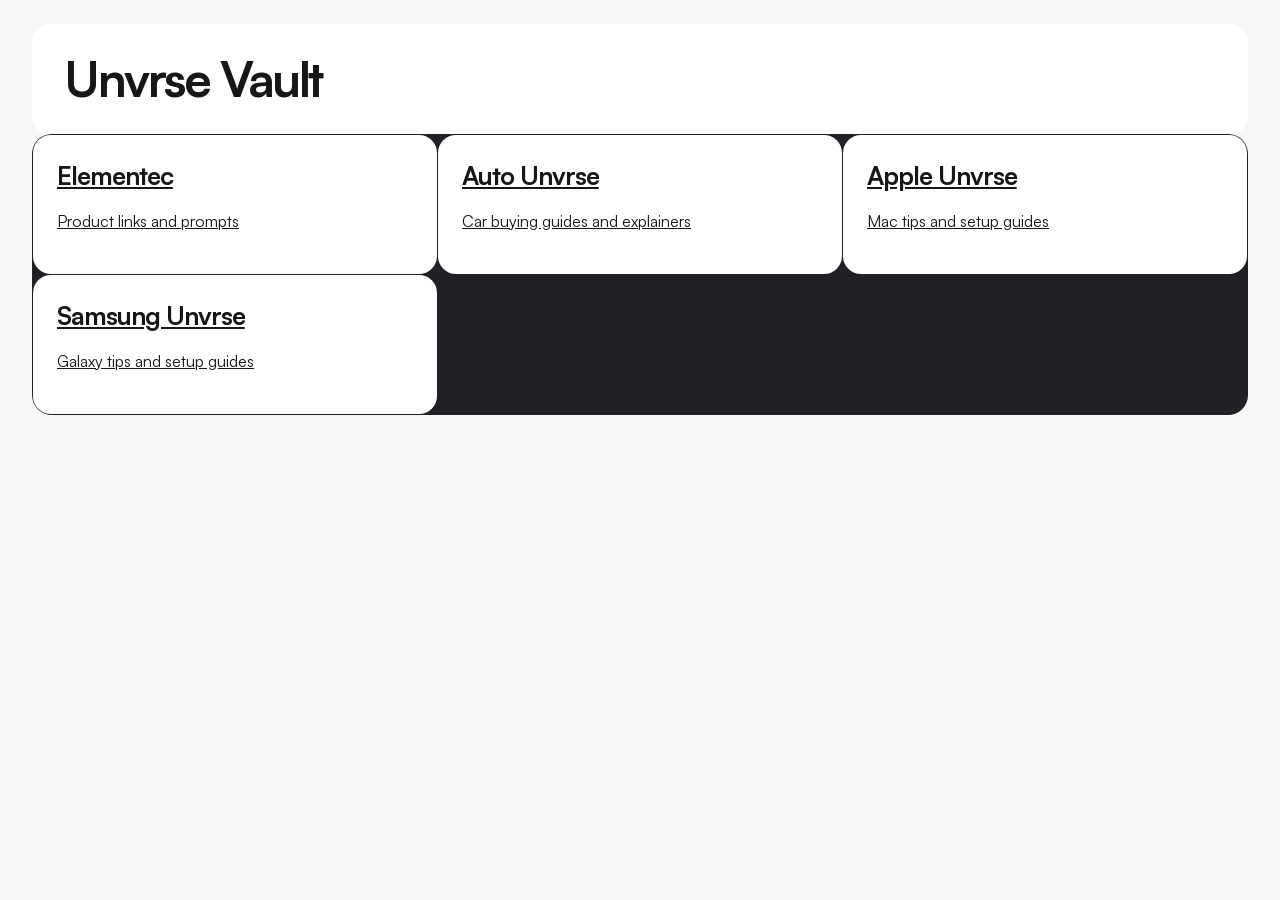
<file: site/index.html>
<!doctype html>
<html lang="en">
<head>
  <meta charset="utf-8">
  <meta name="viewport" content="width=device-width, initial-scale=1">
  <meta name="description" content="Browse the Elementec, Auto Unvrse, Apple Unvrse, and Samsung Unvrse vaults.">
  <title>Unvrse Vault</title>
  <script src="./legacy-root.js"></script>
  <link rel="stylesheet" href="./styles.css?v=reel-folders-1">
</head>
<body>
  <main id="library">
    <section class="intro">
      <div class="intro-copy"><h1>Unvrse Vault</h1></div>
    </section>
    <nav class="grid" aria-label="Vaults">
      <a class="card" href="./elementec/">
        <h2>Elementec</h2>
        <p>Product links and prompts</p>
      </a>
      <a class="card" href="./auto/">
        <h2>Auto Unvrse</h2>
        <p>Car buying guides and explainers</p>
      </a>
      <a class="card" href="./apple/">
        <h2>Apple Unvrse</h2>
        <p>Mac tips and setup guides</p>
      </a>
      <a class="card" href="./samsung/">
        <h2>Samsung Unvrse</h2>
        <p>Galaxy tips and setup guides</p>
      </a>
    </nav>
  </main>
</body>
</html>
</file>
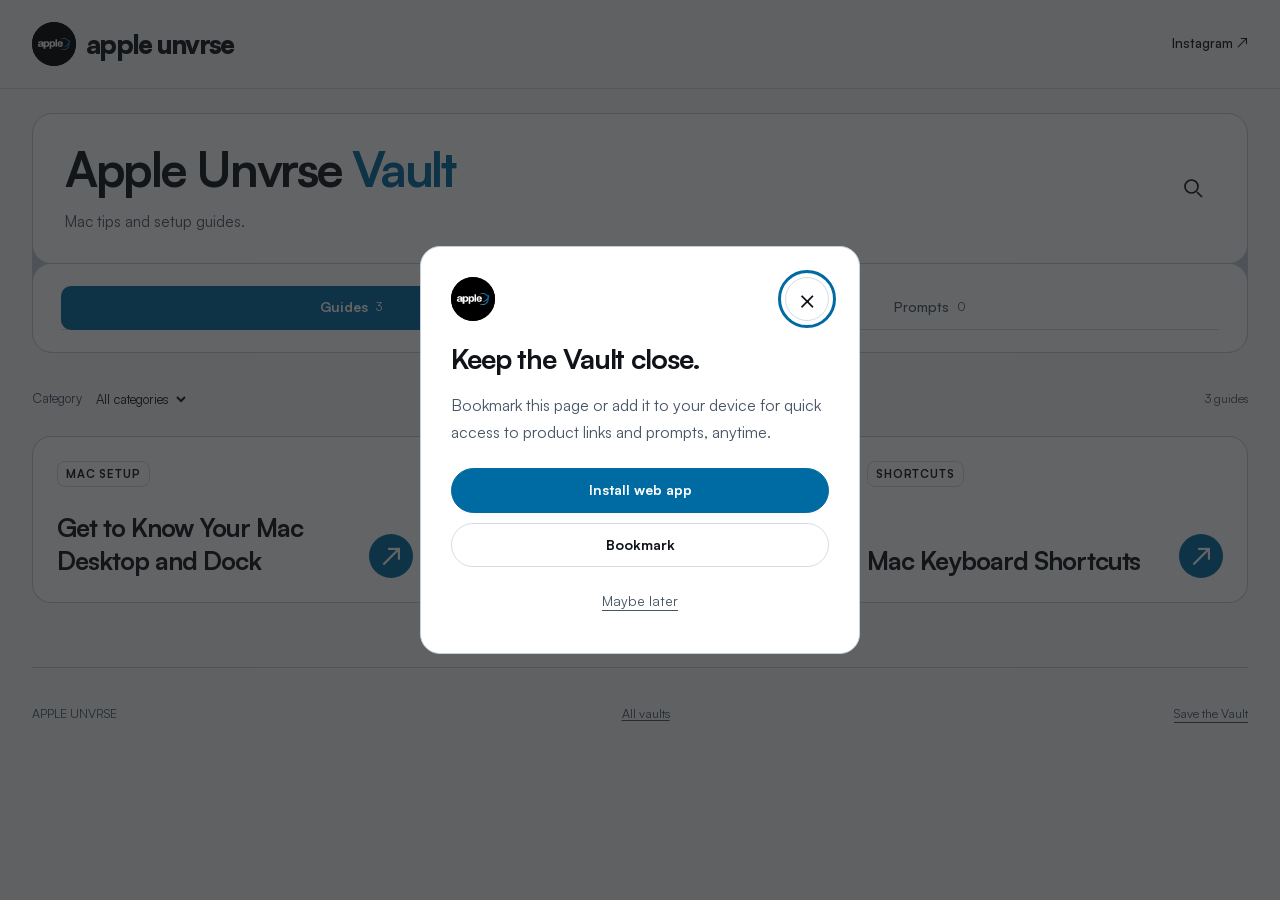
<file: site/apple/index.html>
<!doctype html>
<html lang="en" class="apple-vault">
<head>
  <meta charset="utf-8">
  <meta name="viewport" content="width=device-width, initial-scale=1">
  <meta name="description" content="Mac tips and setup guides curated by Apple Unvrse.">
  <meta name="theme-color" content="#f4f7fa" media="(prefers-color-scheme: light)">
  <meta name="theme-color" content="#101419" media="(prefers-color-scheme: dark)">
  <title>Apple Unvrse Vault</title>
  <link rel="preload" href="../fonts/Satoshi-Variable.woff2" as="font" type="font/woff2" crossorigin>

  <link rel="stylesheet" href="../styles.css?v=reel-folders-1">
  <link rel="icon" href="brand.png" type="image/png">
  <link rel="stylesheet" href="theme.css">
  <script type="module" src="../app.mjs?v=auto-vault-1"></script>
</head>
<body>
  <a class="skip" href="#library">Skip to the Vault</a>
  <header class="masthead"><a class="brand" href="./" aria-label="Apple Unvrse Vault home"><img class="brand-mark" src="brand.png" alt=""><span class="brand-text"><strong>apple unvrse</strong></span></a><a class="parent-link" href="https://www.instagram.com/appleunvrse/">Instagram ↗</a></header>
  <main>
    <p id="preview-note" class="notice" hidden>Preview examples only. Sample Apple Unvrse entries.</p>
    <section id="library" aria-label="The Vault">
      <div class="discovery">
    <section class="intro">
      <div id="intro-copy" class="intro-copy"><h1>Apple Unvrse <span class="accent-text">Vault</span></h1><p>Mac tips and setup guides.</p></div>
      <button id="open-search" class="search-toggle" type="button" aria-label="Search the Vault" aria-controls="search-field" aria-expanded="false"><svg viewBox="0 0 24 24" width="24" height="24" aria-hidden="true"><circle cx="10.5" cy="10.5" r="6.5"/><path d="m16 16 5 5"/></svg></button>
      <label id="search-field" class="search" hidden><span class="sr-only">Search the Vault</span><input id="search" type="search" placeholder="Search the Vault" autocomplete="off"></label>
      <button id="close-search" class="search-toggle" type="button" aria-label="Close search" hidden><svg viewBox="0 0 24 24" width="24" height="24" aria-hidden="true"><path d="m6 6 12 12M18 6 6 18"/></svg></button>
    </section>
      <div class="toolbar"><div class="tabs" role="tablist" aria-label="Browse the Vault"><button id="products-tab" type="button" role="tab" aria-selected="true" aria-controls="results" data-type="product" data-singular="guide" data-plural="guides" data-empty-label="Guides">Guides <span id="products-count">0</span></button><button id="prompts-tab" type="button" role="tab" aria-selected="false" aria-controls="results" tabindex="-1" data-type="prompt">Prompts <span id="prompts-count">0</span></button></div></div>
      </div>
      <div class="results-heading"><label class="category-label">Category <select id="category"><option value="">All categories</option></select></label><p id="results-count" aria-live="polite"></p></div>
      <div id="results" class="results" role="tabpanel" aria-labelledby="products-tab" aria-busy="true"><p class="state">Opening the Vault…</p></div>
    </section>
  </main>
  <footer><span>APPLE UNVRSE</span><a href="../">All vaults</a><button id="save-vault" class="footer-save" type="button">Save the Vault</button></footer>
  <dialog id="folder-dialog" class="folder-dialog" aria-labelledby="folder-title">
    <div class="folder-dialog-top"><h2 id="folder-title"></h2><button id="close-folder" class="icon-button" type="button" aria-label="Close collection" autofocus>×</button></div>
    <div id="folder-products" class="grid"></div>
  </dialog>
  <dialog id="prompt-dialog"><div class="dialog-top"><span class="eyebrow" id="prompt-category">PROMPT</span><button id="close-dialog" class="icon-button" type="button" aria-label="Close prompt">×</button></div><h2 id="prompt-title"></h2><p id="prompt-description"></p><pre id="prompt-text"></pre><div class="dialog-actions"><button id="copy-prompt" class="button primary" type="button">Copy prompt</button><button id="copy-link" class="button secondary" type="button">Copy link</button></div><p id="copy-feedback" class="feedback" aria-live="polite"></p></dialog>
  <dialog id="quick-access-dialog" class="quick-access-dialog" aria-labelledby="quick-access-title" aria-describedby="quick-access-description">
    <div class="dialog-top"><img class="brand-mark" src="brand.png" alt=""><button id="close-quick-access" class="icon-button" type="button" aria-label="Close save reminder" autofocus>×</button></div>
    <h2 id="quick-access-title">Keep the Vault close.</h2>
    <p id="quick-access-description">Bookmark this page or add it to your device for quick access to product links and prompts, anytime.</p>
    <div class="quick-access-actions"><button id="install-vault" class="button primary" type="button">Install web app</button><button id="bookmark-vault" class="button secondary" type="button">Bookmark</button></div>
    <section id="quick-help" class="quick-help" aria-live="polite" hidden><h3 id="quick-help-title"></h3><p id="quick-help-text"></p></section>
    <button id="later-quick-access" class="later-button" type="button">Maybe later</button>
  </dialog>
  <noscript><p class="notice">Enable JavaScript to browse products and copy prompts.</p></noscript>
</body>
</html>
</file>
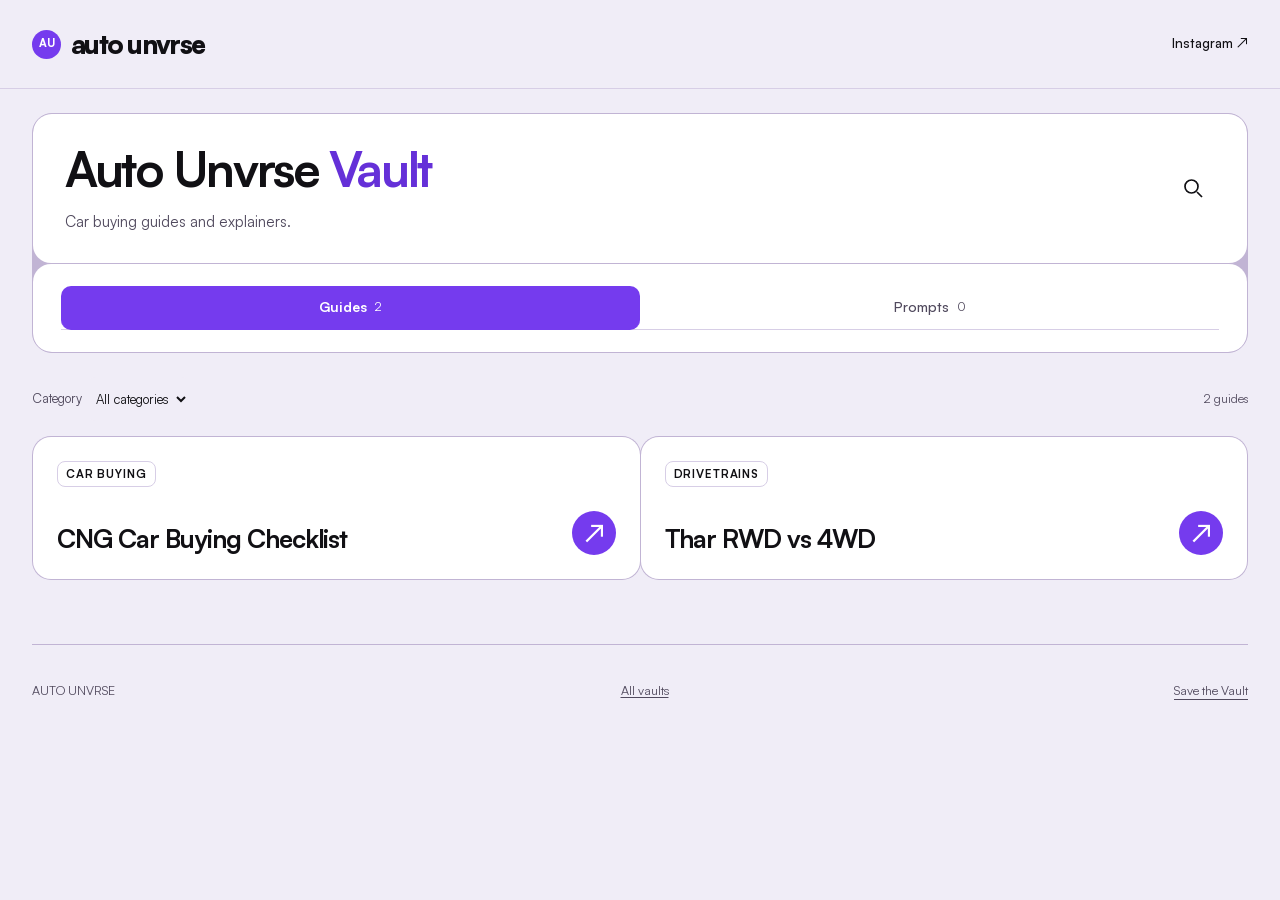
<file: site/auto/index.html>
<!doctype html>
<html lang="en" class="auto-vault">
<head>
  <meta charset="utf-8">
  <meta name="viewport" content="width=device-width, initial-scale=1">
  <meta name="description" content="Car buying guides and explainers from Auto Unvrse.">
  <meta name="theme-color" content="#f0edf7" media="(prefers-color-scheme: light)">
  <meta name="theme-color" content="#111014" media="(prefers-color-scheme: dark)">
  <title>Auto Unvrse Vault</title>
  <link rel="preload" href="../fonts/Satoshi-Variable.woff2" as="font" type="font/woff2" crossorigin>

  <link rel="stylesheet" href="../styles.css?v=reel-folders-1">
  <link rel="stylesheet" href="theme.css">
  <script type="module" src="../app.mjs?v=auto-vault-1"></script>
</head>
<body>
  <a class="skip" href="#library">Skip to the Vault</a>
  <header class="masthead"><a class="brand" href="./" aria-label="Auto Unvrse Vault home"><span class="brand-mark" aria-hidden="true">AU</span><span class="brand-text"><strong>auto unvrse</strong></span></a><a class="parent-link" href="https://www.instagram.com/autounvrse/">Instagram ↗</a></header>
  <main>
    <p id="preview-note" class="notice" hidden>Preview examples only. Sample Auto Unvrse entries.</p>
    <section id="library" aria-label="The Vault">
      <div class="discovery">
    <section class="intro">
      <div id="intro-copy" class="intro-copy"><h1>Auto Unvrse <span class="accent-text">Vault</span></h1><p>Car buying guides and explainers.</p></div>
      <button id="open-search" class="search-toggle" type="button" aria-label="Search the Vault" aria-controls="search-field" aria-expanded="false"><svg viewBox="0 0 24 24" width="24" height="24" aria-hidden="true"><circle cx="10.5" cy="10.5" r="6.5"/><path d="m16 16 5 5"/></svg></button>
      <label id="search-field" class="search" hidden><span class="sr-only">Search the Vault</span><input id="search" type="search" placeholder="Search the Vault" autocomplete="off"></label>
      <button id="close-search" class="search-toggle" type="button" aria-label="Close search" hidden><svg viewBox="0 0 24 24" width="24" height="24" aria-hidden="true"><path d="m6 6 12 12M18 6 6 18"/></svg></button>
    </section>
      <div class="toolbar"><div class="tabs" role="tablist" aria-label="Browse the Vault"><button id="products-tab" type="button" role="tab" aria-selected="true" aria-controls="results" data-type="product" data-singular="guide" data-plural="guides" data-empty-label="Guides">Guides <span id="products-count">0</span></button><button id="prompts-tab" type="button" role="tab" aria-selected="false" aria-controls="results" tabindex="-1" data-type="prompt">Prompts <span id="prompts-count">0</span></button></div></div>
      </div>
      <div class="results-heading"><label class="category-label">Category <select id="category"><option value="">All categories</option></select></label><p id="results-count" aria-live="polite"></p></div>
      <div id="results" class="results" role="tabpanel" aria-labelledby="products-tab" aria-busy="true"><p class="state">Opening the Vault…</p></div>
    </section>
  </main>
  <footer><span>AUTO UNVRSE</span><a href="../">All vaults</a><button id="save-vault" class="footer-save" type="button">Save the Vault</button></footer>
  <dialog id="folder-dialog" class="folder-dialog" aria-labelledby="folder-title">
    <div class="folder-dialog-top"><h2 id="folder-title"></h2><button id="close-folder" class="icon-button" type="button" aria-label="Close collection" autofocus>×</button></div>
    <div id="folder-products" class="grid"></div>
  </dialog>
  <dialog id="prompt-dialog"><div class="dialog-top"><span class="eyebrow" id="prompt-category">PROMPT</span><button id="close-dialog" class="icon-button" type="button" aria-label="Close prompt">×</button></div><h2 id="prompt-title"></h2><p id="prompt-description"></p><pre id="prompt-text"></pre><div class="dialog-actions"><button id="copy-prompt" class="button primary" type="button">Copy prompt</button><button id="copy-link" class="button secondary" type="button">Copy link</button></div><p id="copy-feedback" class="feedback" aria-live="polite"></p></dialog>
  <dialog id="quick-access-dialog" class="quick-access-dialog" aria-labelledby="quick-access-title" aria-describedby="quick-access-description">
    <div class="dialog-top"><span class="brand-mark" aria-hidden="true">AU</span><button id="close-quick-access" class="icon-button" type="button" aria-label="Close save reminder" autofocus>×</button></div>
    <h2 id="quick-access-title">Keep the Vault close.</h2>
    <p id="quick-access-description">Bookmark this page or add it to your device for quick access to product links and prompts, anytime.</p>
    <div class="quick-access-actions"><button id="install-vault" class="button primary" type="button">Install web app</button><button id="bookmark-vault" class="button secondary" type="button">Bookmark</button></div>
    <section id="quick-help" class="quick-help" aria-live="polite" hidden><h3 id="quick-help-title"></h3><p id="quick-help-text"></p></section>
    <button id="later-quick-access" class="later-button" type="button">Maybe later</button>
  </dialog>
  <noscript><p class="notice">Enable JavaScript to browse products and copy prompts.</p></noscript>
</body>
</html>
</file>
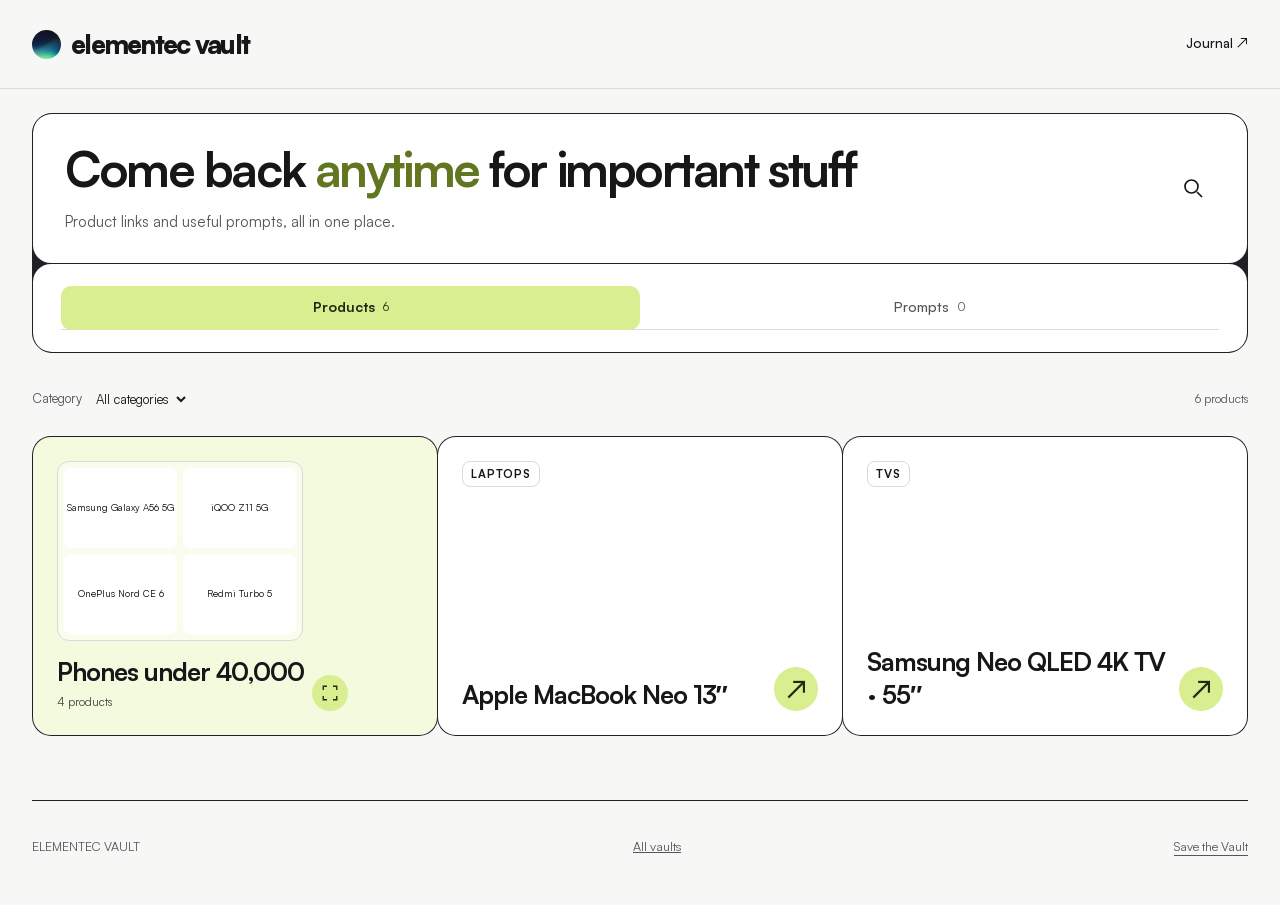
<file: site/elementec/index.html>
<!doctype html>
<html lang="en">
<head>
  <meta charset="utf-8">
  <meta name="viewport" content="width=device-width, initial-scale=1">
  <meta name="description" content="Find product links and copy useful prompts from Elementec.">
  <meta name="theme-color" content="#f7f7f5" media="(prefers-color-scheme: light)">
  <meta name="theme-color" content="#191a1c" media="(prefers-color-scheme: dark)">
  <title>Elementec Vault</title>
  <link rel="icon" href="../brand/header-blue-lime.jpg" type="image/jpeg"><link rel="preload" href="../fonts/Satoshi-Variable.woff2" as="font" type="font/woff2" crossorigin>
  <link rel="manifest" href="../manifest.webmanifest"><link rel="apple-touch-icon" href="../brand/apple-touch-icon.png"><meta name="apple-mobile-web-app-title" content="Vault">
  <link rel="stylesheet" href="../styles.css?v=reel-folders-1">
  <script type="module" src="../app.mjs?v=auto-vault-1"></script>
</head>
<body>
  <a class="skip" href="#library">Skip to the Vault</a>
  <header class="masthead"><a class="brand" href="./" aria-label="Elementec Vault home"><span class="brand-mark" aria-hidden="true"></span><span class="brand-text"><strong>elementec vault</strong></span></a><a class="parent-link" href="https://elementec.co/journal">Journal ↗</a></header>
  <main>
    <p id="preview-note" class="notice" hidden>Preview examples only. These are not Elementec product recommendations.</p>
    <section id="library" aria-label="The Vault">
      <div class="discovery">
    <section class="intro">
      <div id="intro-copy" class="intro-copy"><h1>Come back <span class="accent-text">anytime</span> for important stuff</h1><p>Product links and useful prompts, all in one place.</p></div>
      <button id="open-search" class="search-toggle" type="button" aria-label="Search the Vault" aria-controls="search-field" aria-expanded="false"><svg viewBox="0 0 24 24" width="24" height="24" aria-hidden="true"><circle cx="10.5" cy="10.5" r="6.5"/><path d="m16 16 5 5"/></svg></button>
      <label id="search-field" class="search" hidden><span class="sr-only">Search the Vault</span><input id="search" type="search" placeholder="Search the Vault" autocomplete="off"></label>
      <button id="close-search" class="search-toggle" type="button" aria-label="Close search" hidden><svg viewBox="0 0 24 24" width="24" height="24" aria-hidden="true"><path d="m6 6 12 12M18 6 6 18"/></svg></button>
    </section>
      <div class="toolbar"><div class="tabs" role="tablist" aria-label="Browse the Vault"><button id="products-tab" type="button" role="tab" aria-selected="true" aria-controls="results" data-type="product">Products <span id="products-count">0</span></button><button id="prompts-tab" type="button" role="tab" aria-selected="false" aria-controls="results" tabindex="-1" data-type="prompt">Prompts <span id="prompts-count">0</span></button></div></div>
      </div>
      <div class="results-heading"><label class="category-label">Category <select id="category"><option value="">All categories</option></select></label><p id="results-count" aria-live="polite"></p></div>
      <div id="results" class="results" role="tabpanel" aria-labelledby="products-tab" aria-busy="true"><p class="state">Opening the Vault…</p></div>
    </section>
  </main>
  <footer><span>ELEMENTEC VAULT</span><a href="../">All vaults</a><button id="save-vault" class="footer-save" type="button">Save the Vault</button></footer>
  <dialog id="folder-dialog" class="folder-dialog" aria-labelledby="folder-title">
    <div class="folder-dialog-top"><h2 id="folder-title"></h2><button id="close-folder" class="icon-button" type="button" aria-label="Close collection" autofocus>×</button></div>
    <div id="folder-products" class="grid"></div>
  </dialog>
  <dialog id="prompt-dialog"><div class="dialog-top"><span class="eyebrow" id="prompt-category">PROMPT</span><button id="close-dialog" class="icon-button" type="button" aria-label="Close prompt">×</button></div><h2 id="prompt-title"></h2><p id="prompt-description"></p><pre id="prompt-text"></pre><div class="dialog-actions"><button id="copy-prompt" class="button primary" type="button">Copy prompt</button><button id="copy-link" class="button secondary" type="button">Copy link</button></div><p id="copy-feedback" class="feedback" aria-live="polite"></p></dialog>
  <dialog id="quick-access-dialog" class="quick-access-dialog" aria-labelledby="quick-access-title" aria-describedby="quick-access-description">
    <div class="dialog-top"><span class="brand-mark" aria-hidden="true"></span><button id="close-quick-access" class="icon-button" type="button" aria-label="Close save reminder" autofocus>×</button></div>
    <h2 id="quick-access-title">Keep the Vault close.</h2>
    <p id="quick-access-description">Bookmark this page or add it to your device for quick access to product links and prompts, anytime.</p>
    <div class="quick-access-actions"><button id="install-vault" class="button primary" type="button">Install web app</button><button id="bookmark-vault" class="button secondary" type="button">Bookmark</button></div>
    <section id="quick-help" class="quick-help" aria-live="polite" hidden><h3 id="quick-help-title"></h3><p id="quick-help-text"></p></section>
    <button id="later-quick-access" class="later-button" type="button">Maybe later</button>
  </dialog>
  <noscript><p class="notice">Enable JavaScript to browse products and copy prompts.</p></noscript>
</body>
</html>
</file>
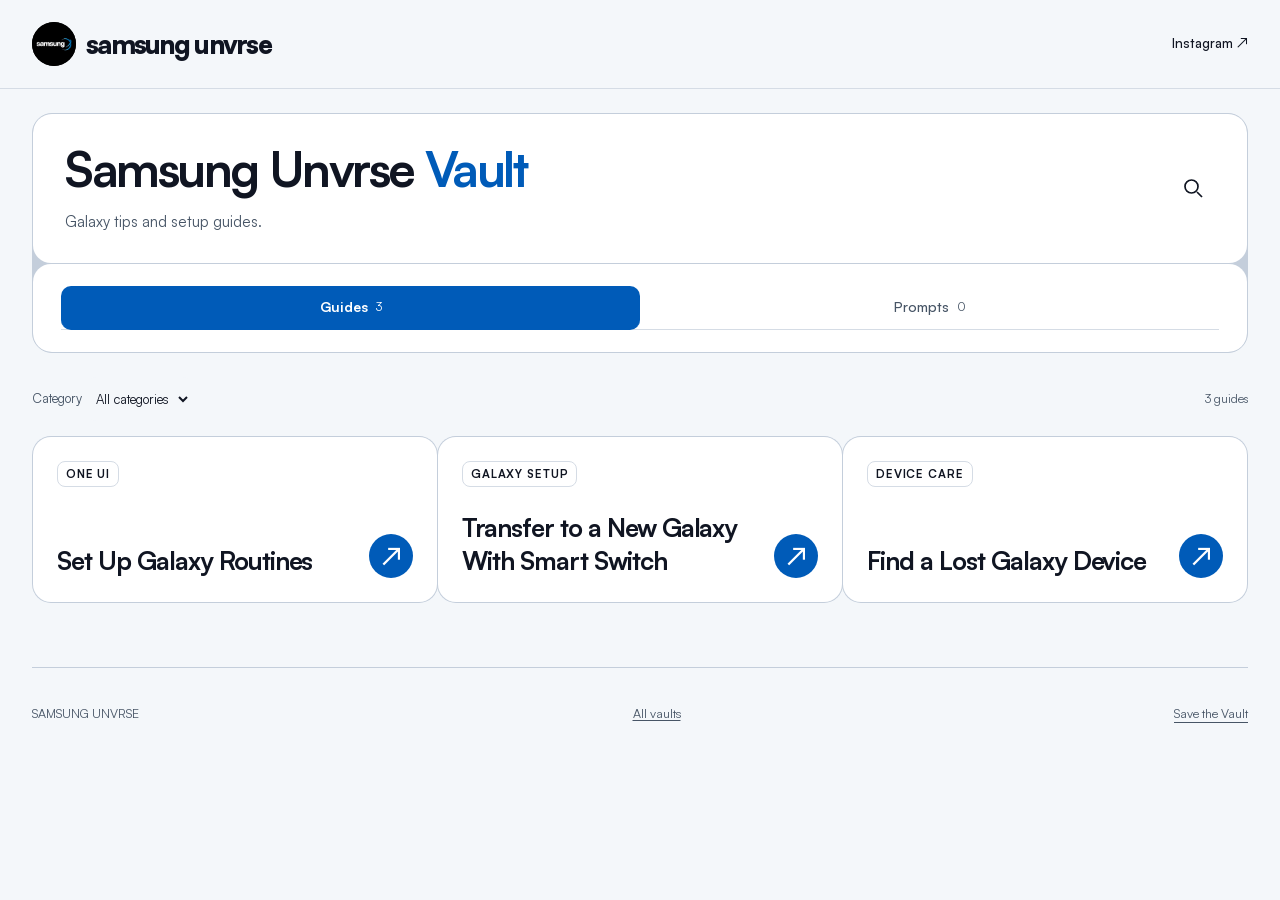
<file: site/samsung/index.html>
<!doctype html>
<html lang="en" class="samsung-vault">
<head>
  <meta charset="utf-8">
  <meta name="viewport" content="width=device-width, initial-scale=1">
  <meta name="description" content="Galaxy tips and setup guides curated by Samsung Unvrse.">
  <meta name="theme-color" content="#f4f7fa" media="(prefers-color-scheme: light)">
  <meta name="theme-color" content="#101522" media="(prefers-color-scheme: dark)">
  <title>Samsung Unvrse Vault</title>
  <link rel="preload" href="../fonts/Satoshi-Variable.woff2" as="font" type="font/woff2" crossorigin>

  <link rel="stylesheet" href="../styles.css?v=reel-folders-1">
  <link rel="icon" href="brand.png" type="image/png">
  <link rel="stylesheet" href="theme.css">
  <script type="module" src="../app.mjs?v=auto-vault-1"></script>
</head>
<body>
  <a class="skip" href="#library">Skip to the Vault</a>
  <header class="masthead"><a class="brand" href="./" aria-label="Samsung Unvrse Vault home"><img class="brand-mark" src="brand.png" alt=""><span class="brand-text"><strong>samsung unvrse</strong></span></a><a class="parent-link" href="https://www.instagram.com/samsungunvrse/">Instagram ↗</a></header>
  <main>
    <p id="preview-note" class="notice" hidden>Preview examples only. Sample Samsung Unvrse entries.</p>
    <section id="library" aria-label="The Vault">
      <div class="discovery">
    <section class="intro">
      <div id="intro-copy" class="intro-copy"><h1>Samsung Unvrse <span class="accent-text">Vault</span></h1><p>Galaxy tips and setup guides.</p></div>
      <button id="open-search" class="search-toggle" type="button" aria-label="Search the Vault" aria-controls="search-field" aria-expanded="false"><svg viewBox="0 0 24 24" width="24" height="24" aria-hidden="true"><circle cx="10.5" cy="10.5" r="6.5"/><path d="m16 16 5 5"/></svg></button>
      <label id="search-field" class="search" hidden><span class="sr-only">Search the Vault</span><input id="search" type="search" placeholder="Search the Vault" autocomplete="off"></label>
      <button id="close-search" class="search-toggle" type="button" aria-label="Close search" hidden><svg viewBox="0 0 24 24" width="24" height="24" aria-hidden="true"><path d="m6 6 12 12M18 6 6 18"/></svg></button>
    </section>
      <div class="toolbar"><div class="tabs" role="tablist" aria-label="Browse the Vault"><button id="products-tab" type="button" role="tab" aria-selected="true" aria-controls="results" data-type="product" data-singular="guide" data-plural="guides" data-empty-label="Guides">Guides <span id="products-count">0</span></button><button id="prompts-tab" type="button" role="tab" aria-selected="false" aria-controls="results" tabindex="-1" data-type="prompt">Prompts <span id="prompts-count">0</span></button></div></div>
      </div>
      <div class="results-heading"><label class="category-label">Category <select id="category"><option value="">All categories</option></select></label><p id="results-count" aria-live="polite"></p></div>
      <div id="results" class="results" role="tabpanel" aria-labelledby="products-tab" aria-busy="true"><p class="state">Opening the Vault…</p></div>
    </section>
  </main>
  <footer><span>SAMSUNG UNVRSE</span><a href="../">All vaults</a><button id="save-vault" class="footer-save" type="button">Save the Vault</button></footer>
  <dialog id="folder-dialog" class="folder-dialog" aria-labelledby="folder-title">
    <div class="folder-dialog-top"><h2 id="folder-title"></h2><button id="close-folder" class="icon-button" type="button" aria-label="Close collection" autofocus>×</button></div>
    <div id="folder-products" class="grid"></div>
  </dialog>
  <dialog id="prompt-dialog"><div class="dialog-top"><span class="eyebrow" id="prompt-category">PROMPT</span><button id="close-dialog" class="icon-button" type="button" aria-label="Close prompt">×</button></div><h2 id="prompt-title"></h2><p id="prompt-description"></p><pre id="prompt-text"></pre><div class="dialog-actions"><button id="copy-prompt" class="button primary" type="button">Copy prompt</button><button id="copy-link" class="button secondary" type="button">Copy link</button></div><p id="copy-feedback" class="feedback" aria-live="polite"></p></dialog>
  <dialog id="quick-access-dialog" class="quick-access-dialog" aria-labelledby="quick-access-title" aria-describedby="quick-access-description">
    <div class="dialog-top"><img class="brand-mark" src="brand.png" alt=""><button id="close-quick-access" class="icon-button" type="button" aria-label="Close save reminder" autofocus>×</button></div>
    <h2 id="quick-access-title">Keep the Vault close.</h2>
    <p id="quick-access-description">Bookmark this page or add it to your device for quick access to product links and prompts, anytime.</p>
    <div class="quick-access-actions"><button id="install-vault" class="button primary" type="button">Install web app</button><button id="bookmark-vault" class="button secondary" type="button">Bookmark</button></div>
    <section id="quick-help" class="quick-help" aria-live="polite" hidden><h3 id="quick-help-title"></h3><p id="quick-help-text"></p></section>
    <button id="later-quick-access" class="later-button" type="button">Maybe later</button>
  </dialog>
  <noscript><p class="notice">Enable JavaScript to browse products and copy prompts.</p></noscript>
</body>
</html>
</file>
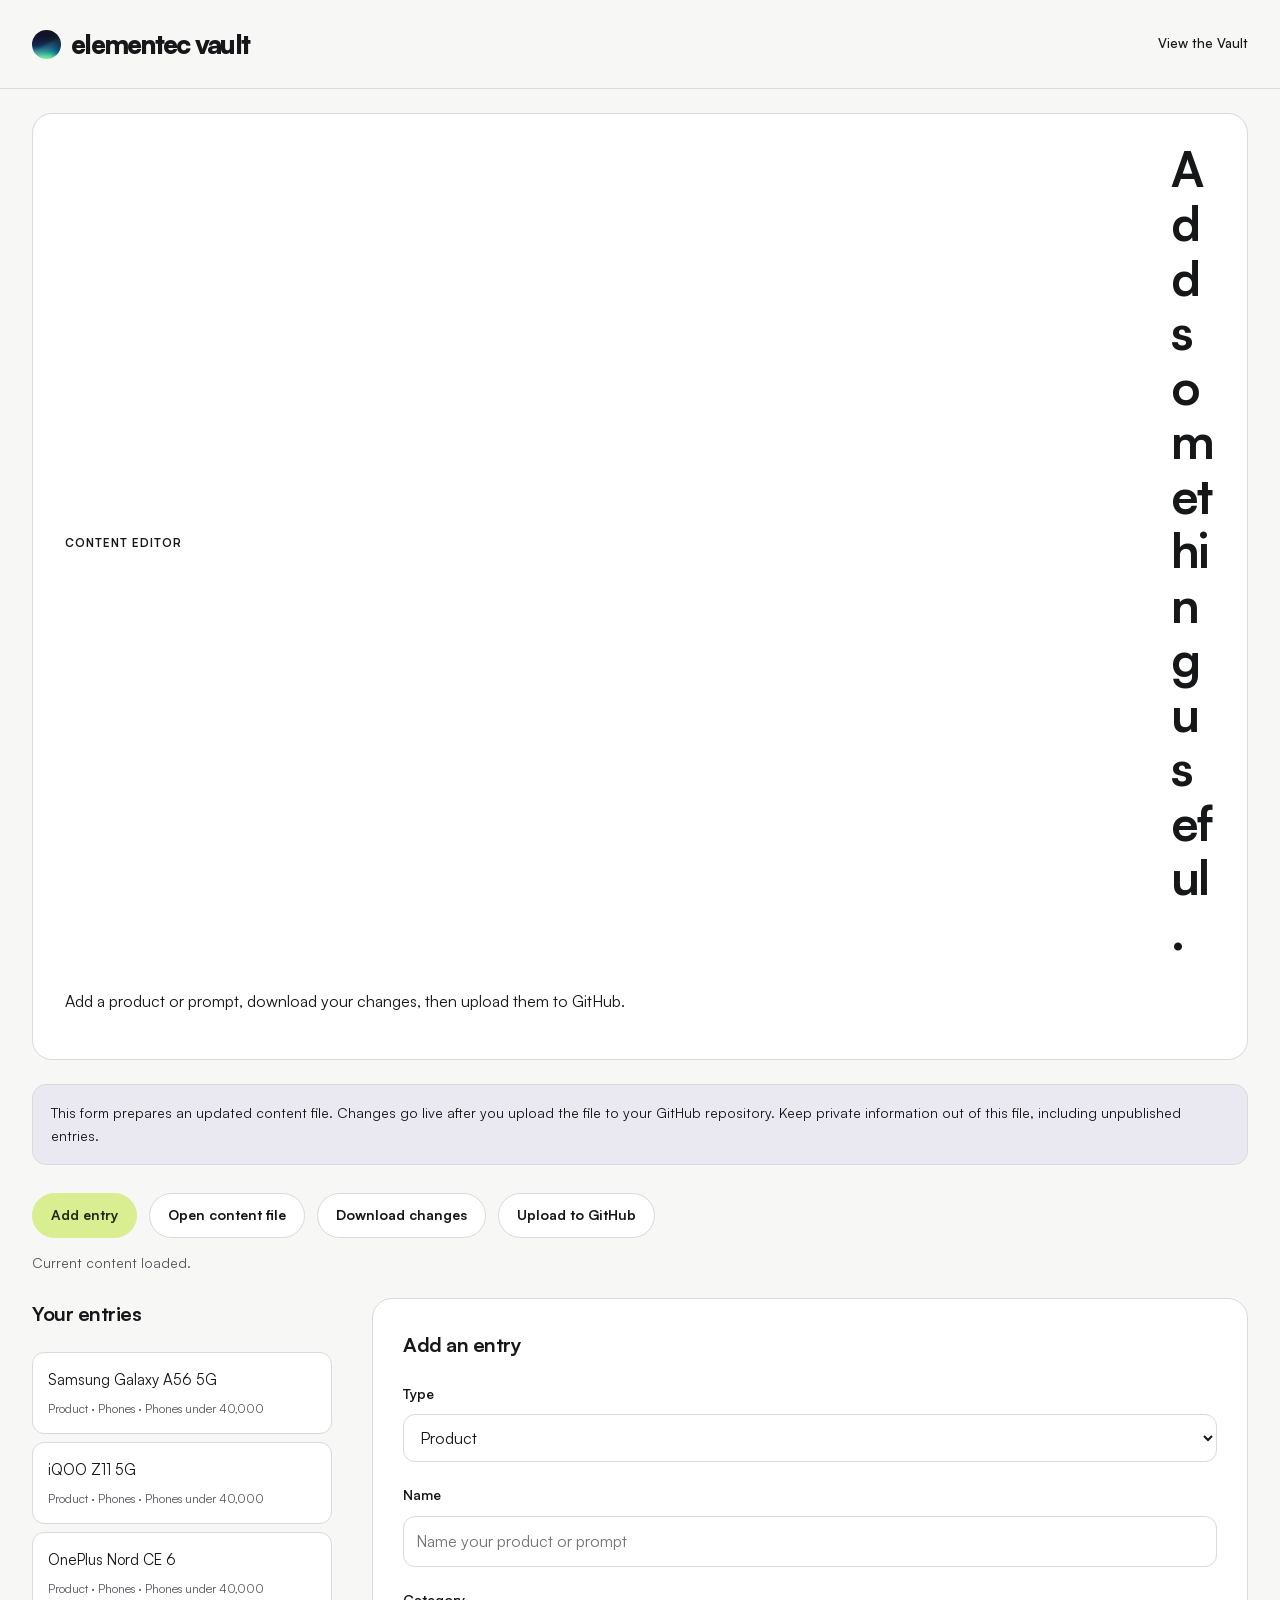
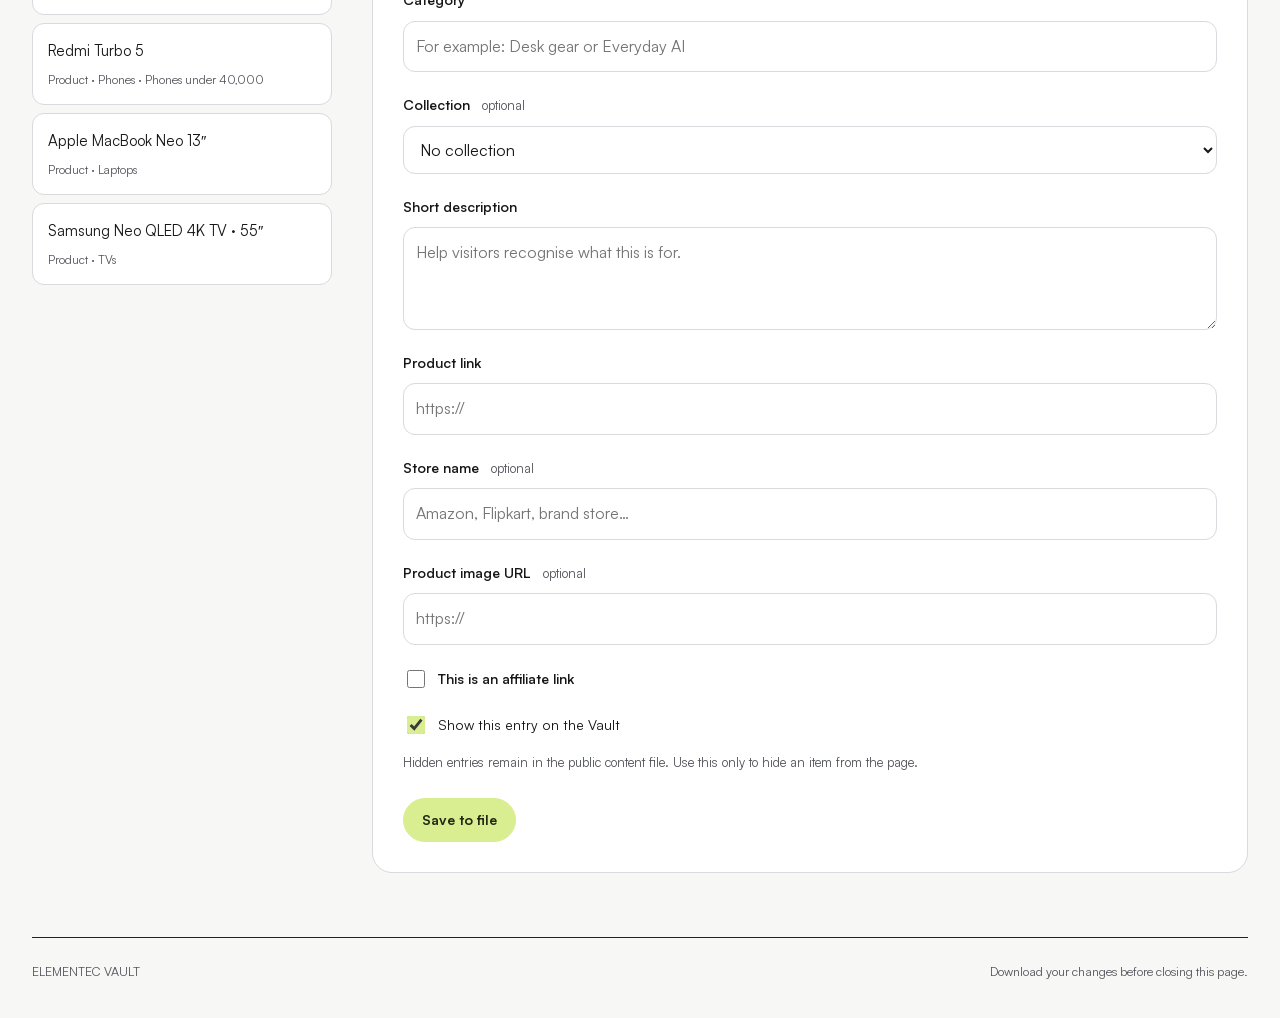
<file: site/edit.html>
<!doctype html>
<html lang="en">
<head>
  <meta charset="utf-8">
  <meta name="viewport" content="width=device-width, initial-scale=1">
  <meta name="robots" content="noindex">
  <title>Elementec Vault editor has moved</title>
  <script defer src="./redirect.mjs" type="module"></script>
</head>
<body>
  <p>Continue to the <a id="destination" href="./elementec/edit.html">Elementec Vault editor</a>.</p>
</body>
</html>
</file>
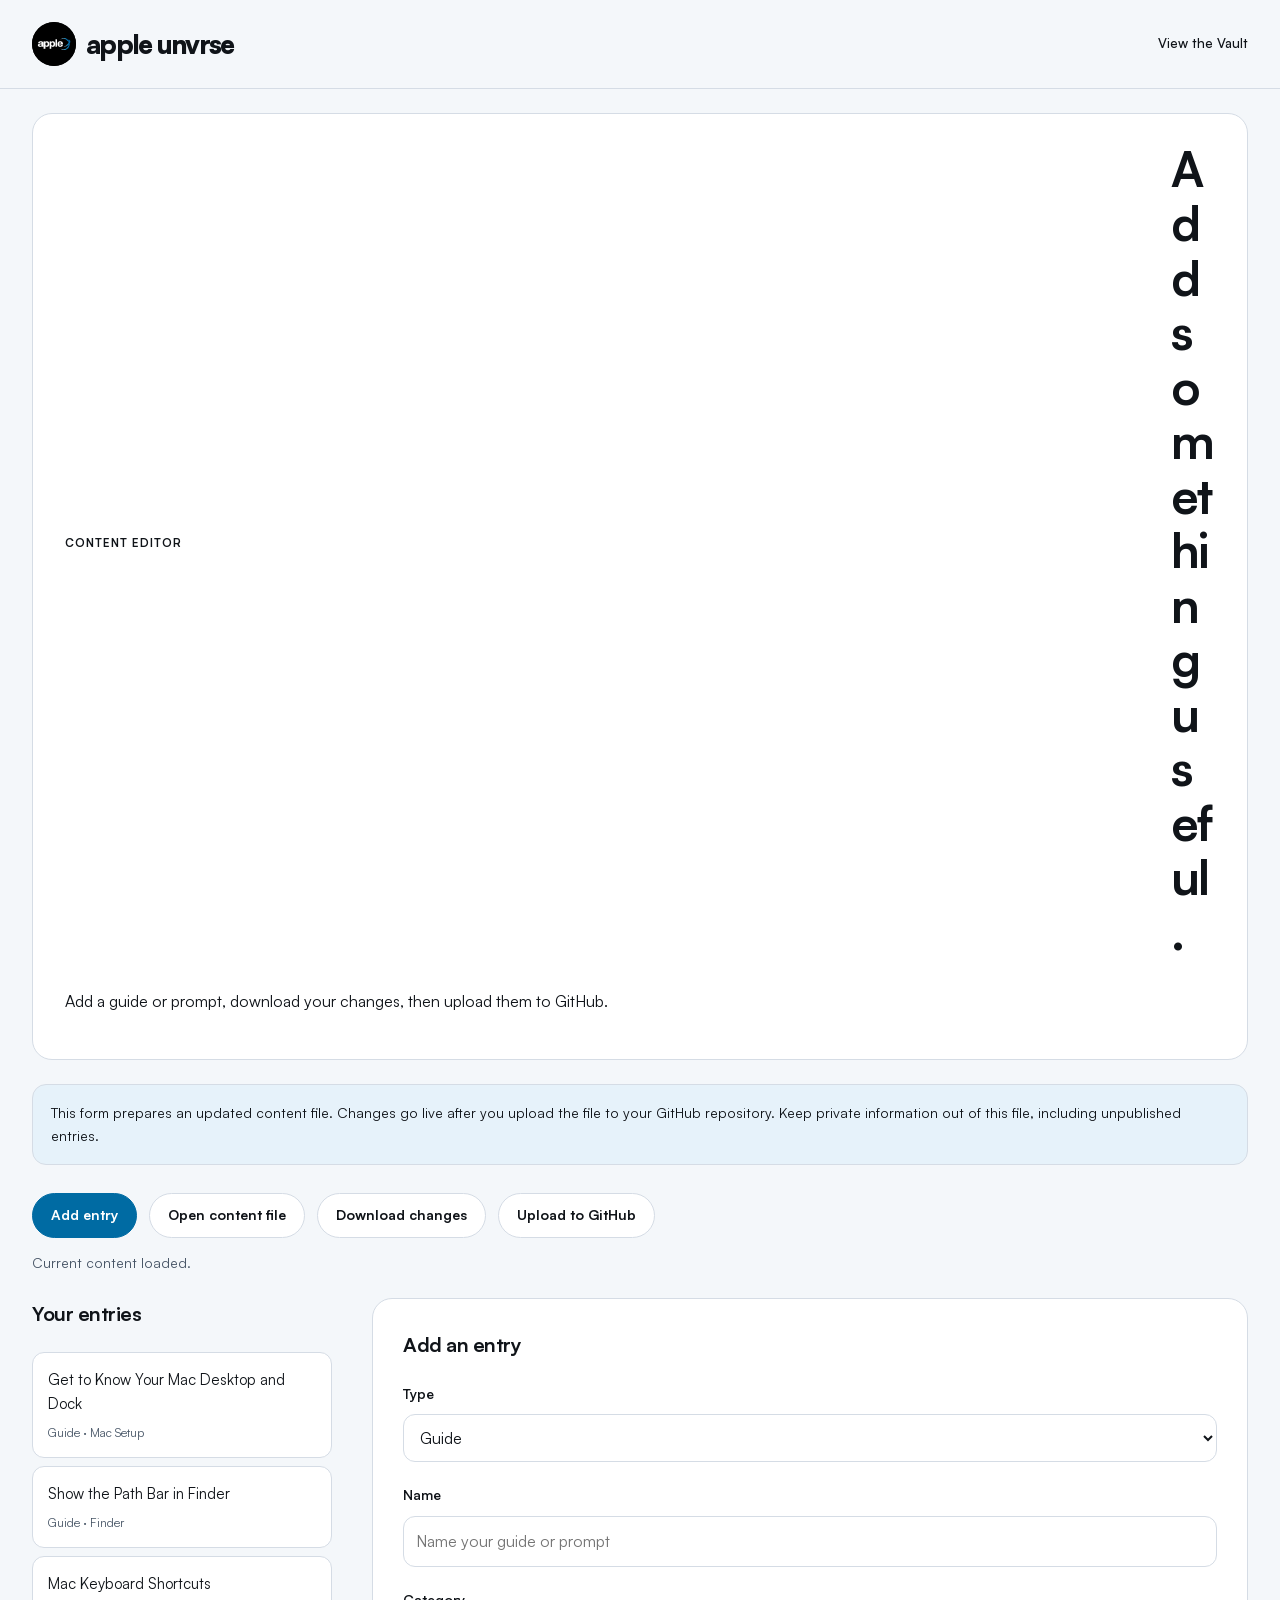
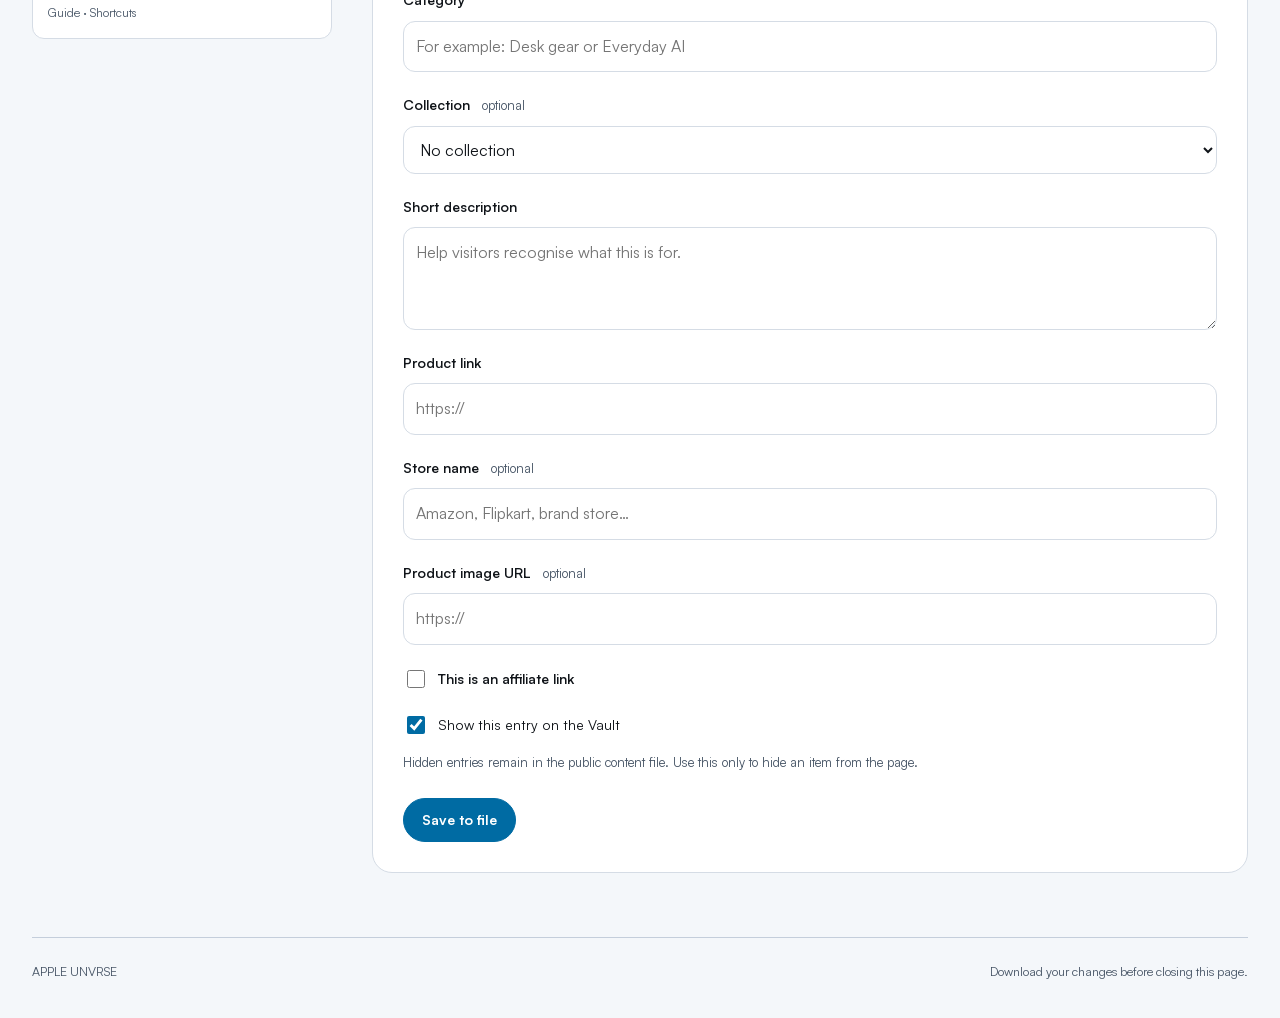
<file: site/apple/edit.html>
<!doctype html>
<html lang="en" class="apple-vault">
<head><meta charset="utf-8"><meta name="viewport" content="width=device-width,initial-scale=1"><meta name="robots" content="noindex"><title>Update the Vault · Elementec</title><link rel="preload" href="../fonts/Satoshi-Variable.woff2" as="font" type="font/woff2" crossorigin><link rel="stylesheet" href="../styles.css?v=reel-folders-1"><link rel="stylesheet" href="../editor.css?v=collection-titles-1"><link rel="icon" href="brand.png" type="image/png">
  <link rel="stylesheet" href="theme.css">
  <script type="module" src="../editor.mjs?v=auto-vault-1"></script></head>
<body><header class="masthead"><a class="brand" href="./"><img class="brand-mark" src="brand.png" alt=""><span class="brand-text"><strong>apple unvrse</strong></span></a><a class="parent-link" href="./">View the Vault</a></header><main><section class="intro editor-intro"><p class="eyebrow">CONTENT EDITOR</p><h1>Add something useful.</h1><p>Add a guide or prompt, download your changes, then upload them to GitHub.</p></section><div class="notice">This form prepares an updated content file. Changes go live after you upload the file to your GitHub repository. Keep private information out of this file, including unpublished entries.</div><div class="editor-toolbar"><button class="button primary" id="new-entry" type="button">Add entry</button><label class="button secondary import-label">Open content file<input class="sr-only" id="import-file" type="file" accept=".json,application/json"></label><button class="button secondary" id="download" type="button" disabled>Download changes</button><a class="button secondary" id="github-edit" href="https://github.com/whytejaswhy/elementec-vault/upload/main/site/apple" target="_blank" rel="noopener noreferrer">Upload to GitHub</a></div><p id="editor-status" class="feedback" role="status"></p><div class="editor-layout"><aside><h2>Your entries</h2><div id="entries-list" class="entry-list"></div></aside><section class="editor-form"><h2 id="form-heading">Add an entry</h2><form id="entry-form"><label>Type<select id="entry-type"><option value="product">Guide</option><option value="prompt">Prompt</option></select></label><label>Name<input id="entry-title" required maxlength="140" placeholder="Name your guide or prompt"></label><label>Category<input id="entry-category" required maxlength="80" placeholder="For example: Desk gear or Everyday AI" list="categories"><datalist id="categories"></datalist></label><label>Collection <span class="optional">optional</span><select id="entry-collection"><option value="">No collection</option><option value="__new__">Create a new collection…</option></select></label><div id="collection-fields" hidden><label>Collection title<input id="entry-collection-title" maxlength="140" placeholder="Enter the title chosen by you or your team"></label><label>Reel link <span class="optional">optional</span><input id="entry-reel-url" type="url" placeholder="https://www.instagram.com/reel/…"></label><p class="field-note">Renaming this collection updates the heading for every entry in it. Its shared link stays the same.</p></div><label>Short description<textarea id="entry-description" rows="3" required maxlength="600" placeholder="Help visitors recognise what this is for."></textarea></label><div id="product-fields"><label>Product link<input id="entry-url" type="url" placeholder="https://"></label><label>Store name <span class="optional">optional</span><input id="entry-retailer" maxlength="80" placeholder="Amazon, Flipkart, brand store…"></label><label>Product image URL <span class="optional">optional</span><input id="entry-image" type="url" placeholder="https://"></label><label class="check"><input id="entry-affiliate" type="checkbox"> This is an affiliate link</label></div><div id="prompt-fields" hidden><label>Full prompt<textarea id="entry-prompt" rows="10" placeholder="Paste the exact prompt your audience can copy."></textarea></label></div><label class="check"><input id="entry-published" type="checkbox" checked> Show this entry on the Vault</label><p class="field-note">Hidden entries remain in the public content file. Use this only to hide an item from the page.</p><div class="form-actions"><button class="button primary" type="submit">Save to file</button><button class="button secondary" id="remove-entry" type="button" hidden>Remove entry</button></div></form></section></div></main><footer><span>APPLE UNVRSE</span><span>Download your changes before closing this page.</span></footer></body>
</html>
</file>
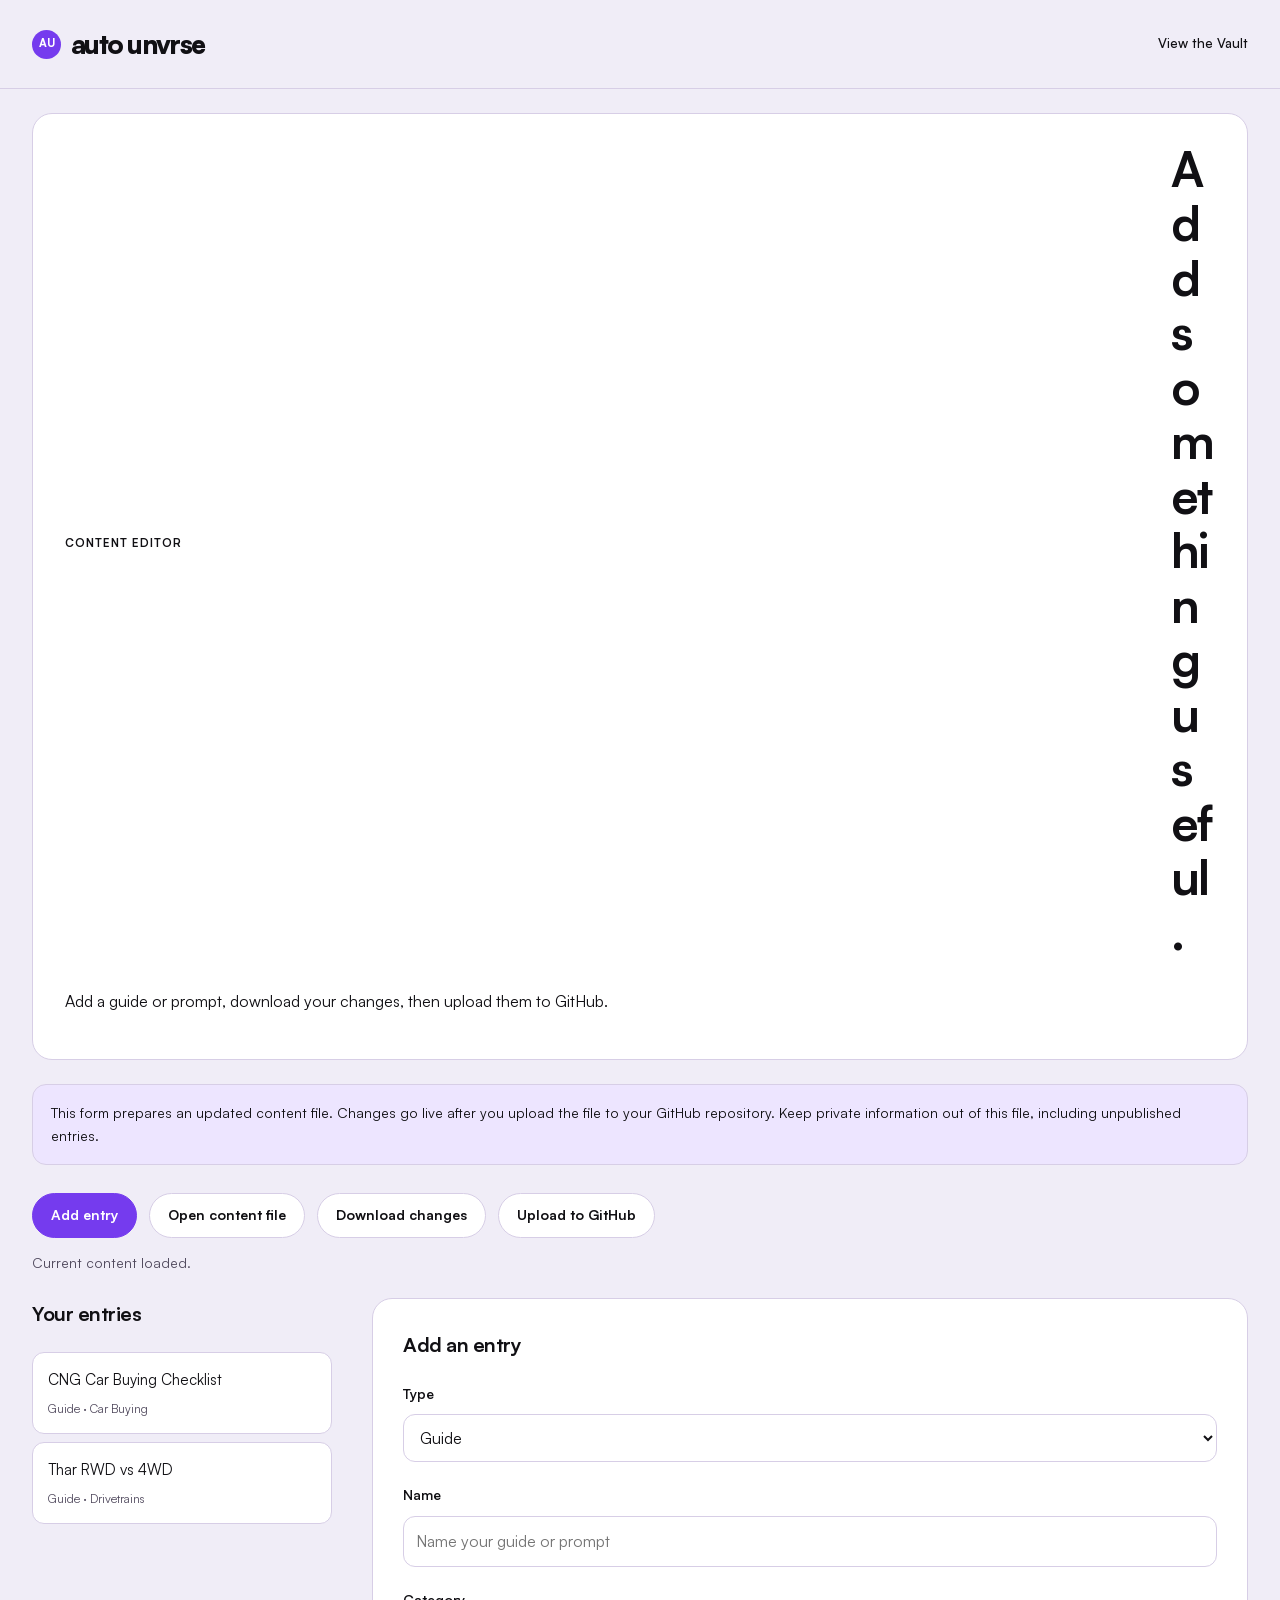
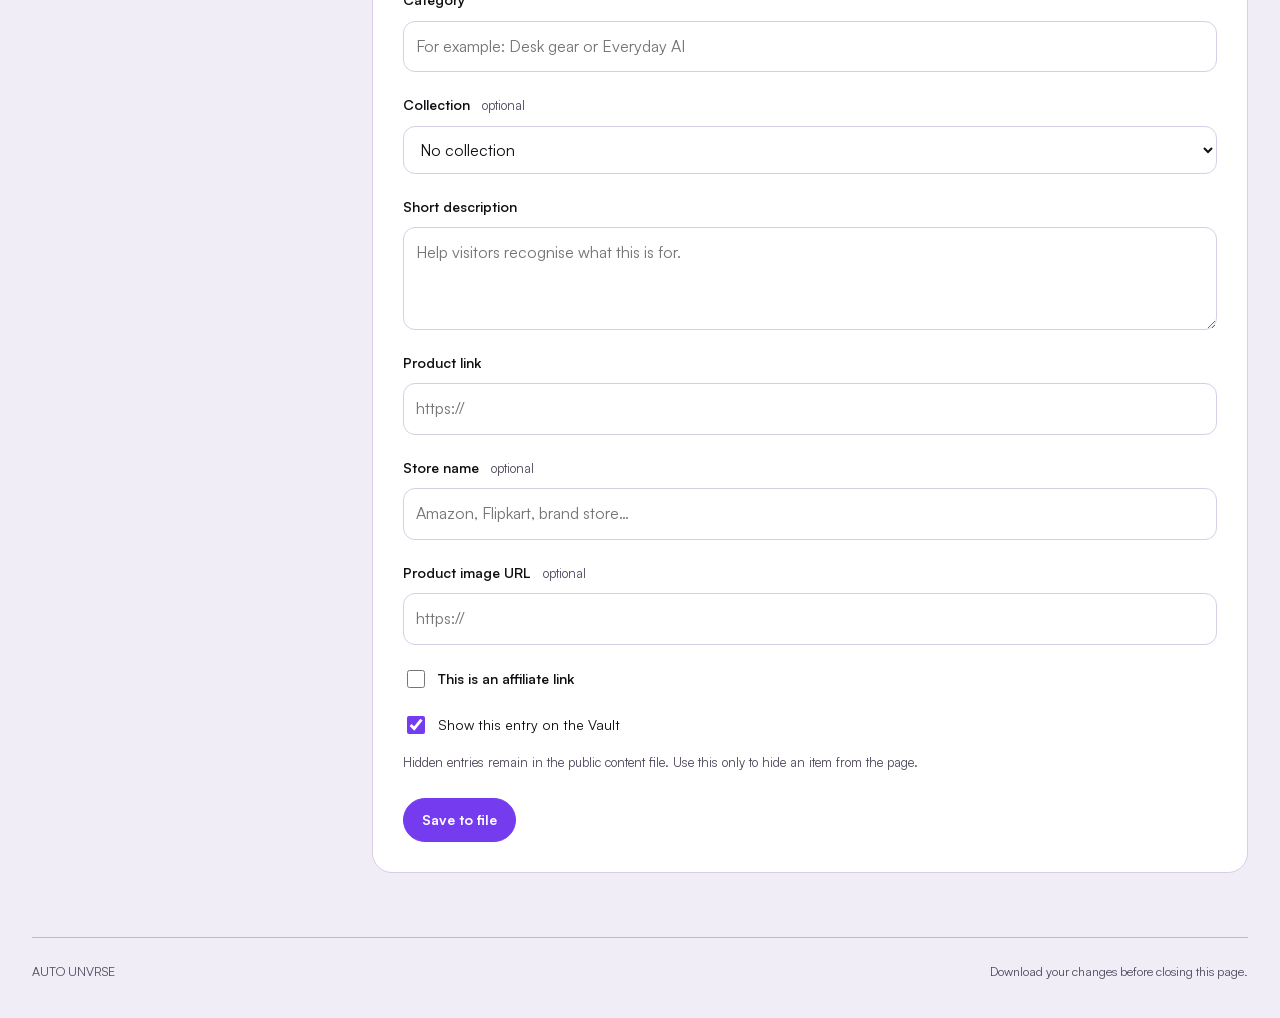
<file: site/auto/edit.html>
<!doctype html>
<html lang="en" class="auto-vault">
<head><meta charset="utf-8"><meta name="viewport" content="width=device-width,initial-scale=1"><meta name="robots" content="noindex"><title>Update the Vault · Elementec</title><link rel="preload" href="../fonts/Satoshi-Variable.woff2" as="font" type="font/woff2" crossorigin><link rel="stylesheet" href="../styles.css?v=reel-folders-1"><link rel="stylesheet" href="../editor.css?v=collection-titles-1"><link rel="stylesheet" href="theme.css">
  <script type="module" src="../editor.mjs?v=auto-vault-1"></script></head>
<body><header class="masthead"><a class="brand" href="./"><span class="brand-mark" aria-hidden="true">AU</span><span class="brand-text"><strong>auto unvrse</strong></span></a><a class="parent-link" href="./">View the Vault</a></header><main><section class="intro editor-intro"><p class="eyebrow">CONTENT EDITOR</p><h1>Add something useful.</h1><p>Add a guide or prompt, download your changes, then upload them to GitHub.</p></section><div class="notice">This form prepares an updated content file. Changes go live after you upload the file to your GitHub repository. Keep private information out of this file, including unpublished entries.</div><div class="editor-toolbar"><button class="button primary" id="new-entry" type="button">Add entry</button><label class="button secondary import-label">Open content file<input class="sr-only" id="import-file" type="file" accept=".json,application/json"></label><button class="button secondary" id="download" type="button" disabled>Download changes</button><a class="button secondary" id="github-edit" href="https://github.com/whytejaswhy/elementec-vault/upload/main/site/auto" target="_blank" rel="noopener noreferrer">Upload to GitHub</a></div><p id="editor-status" class="feedback" role="status"></p><div class="editor-layout"><aside><h2>Your entries</h2><div id="entries-list" class="entry-list"></div></aside><section class="editor-form"><h2 id="form-heading">Add an entry</h2><form id="entry-form"><label>Type<select id="entry-type"><option value="product">Guide</option><option value="prompt">Prompt</option></select></label><label>Name<input id="entry-title" required maxlength="140" placeholder="Name your guide or prompt"></label><label>Category<input id="entry-category" required maxlength="80" placeholder="For example: Desk gear or Everyday AI" list="categories"><datalist id="categories"></datalist></label><label>Collection <span class="optional">optional</span><select id="entry-collection"><option value="">No collection</option><option value="__new__">Create a new collection…</option></select></label><div id="collection-fields" hidden><label>Collection title<input id="entry-collection-title" maxlength="140" placeholder="Enter the title chosen by you or your team"></label><label>Reel link <span class="optional">optional</span><input id="entry-reel-url" type="url" placeholder="https://www.instagram.com/reel/…"></label><p class="field-note">Renaming this collection updates the heading for every entry in it. Its shared link stays the same.</p></div><label>Short description<textarea id="entry-description" rows="3" required maxlength="600" placeholder="Help visitors recognise what this is for."></textarea></label><div id="product-fields"><label>Product link<input id="entry-url" type="url" placeholder="https://"></label><label>Store name <span class="optional">optional</span><input id="entry-retailer" maxlength="80" placeholder="Amazon, Flipkart, brand store…"></label><label>Product image URL <span class="optional">optional</span><input id="entry-image" type="url" placeholder="https://"></label><label class="check"><input id="entry-affiliate" type="checkbox"> This is an affiliate link</label></div><div id="prompt-fields" hidden><label>Full prompt<textarea id="entry-prompt" rows="10" placeholder="Paste the exact prompt your audience can copy."></textarea></label></div><label class="check"><input id="entry-published" type="checkbox" checked> Show this entry on the Vault</label><p class="field-note">Hidden entries remain in the public content file. Use this only to hide an item from the page.</p><div class="form-actions"><button class="button primary" type="submit">Save to file</button><button class="button secondary" id="remove-entry" type="button" hidden>Remove entry</button></div></form></section></div></main><footer><span>AUTO UNVRSE</span><span>Download your changes before closing this page.</span></footer></body>
</html>
</file>
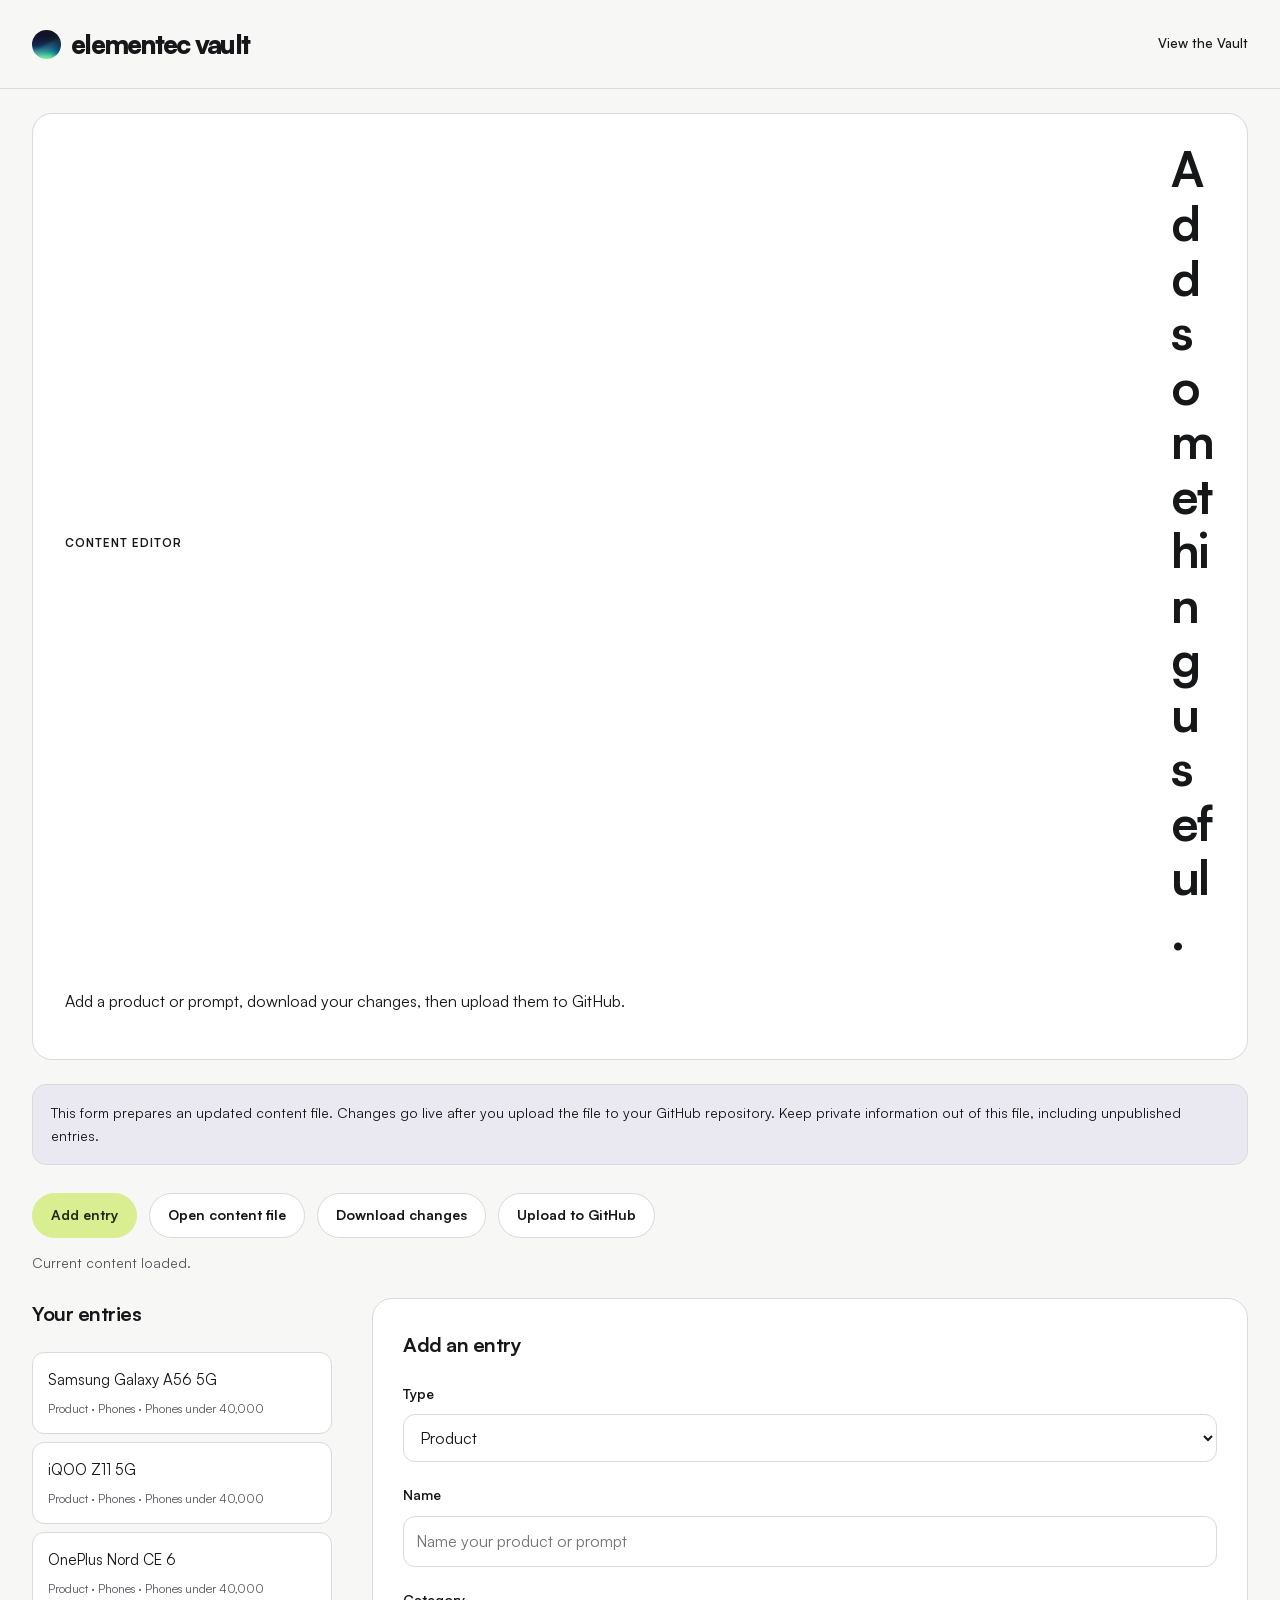
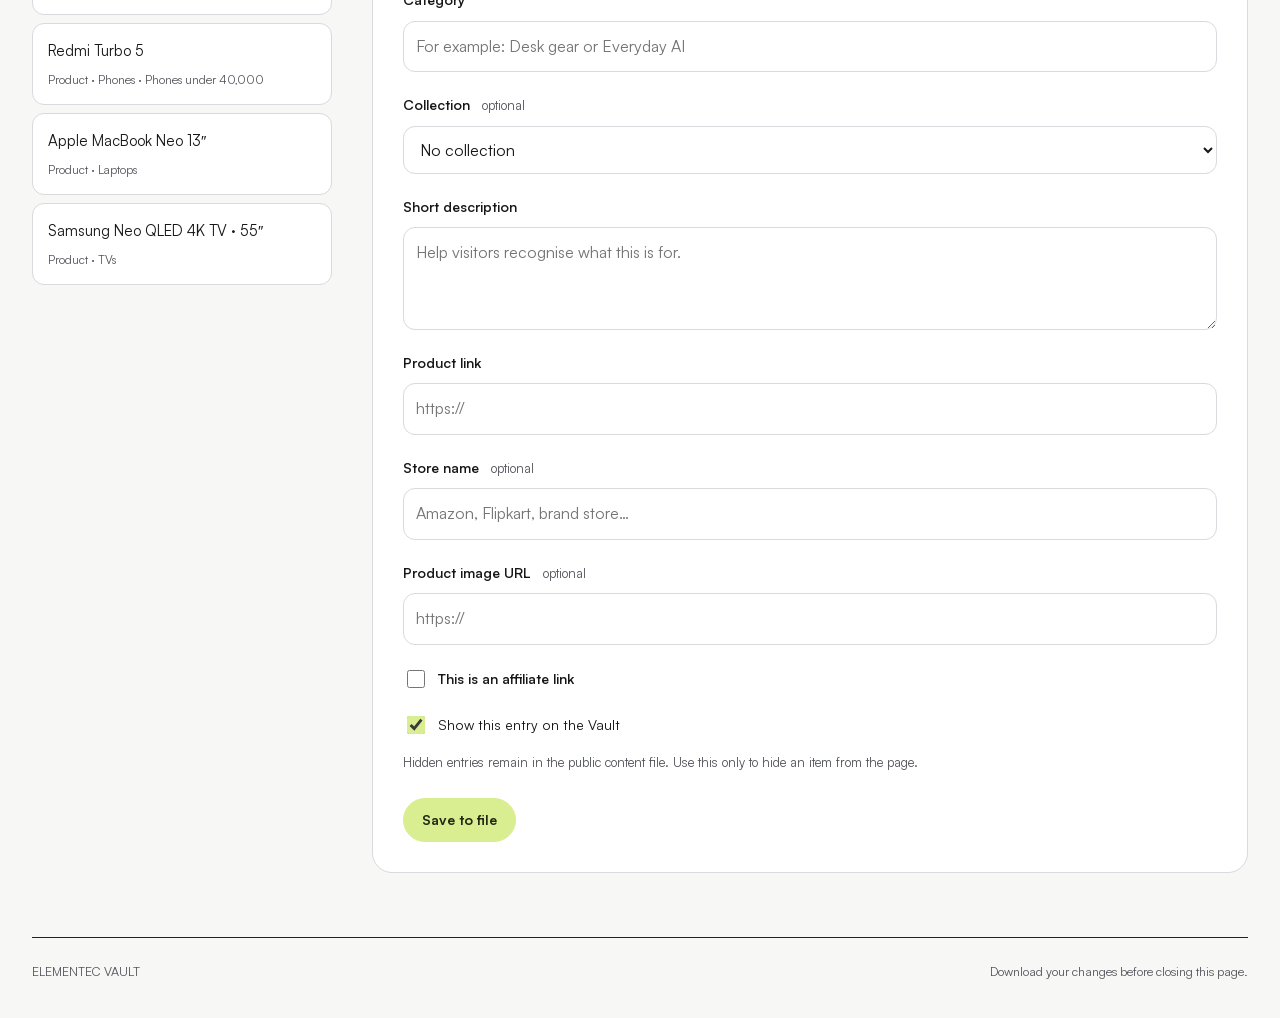
<file: site/elementec/edit.html>
<!doctype html>
<html lang="en">
<head><meta charset="utf-8"><meta name="viewport" content="width=device-width,initial-scale=1"><meta name="robots" content="noindex"><title>Update the Vault · Elementec</title><link rel="icon" href="../brand/header-blue-lime.jpg" type="image/jpeg"><link rel="preload" href="../fonts/Satoshi-Variable.woff2" as="font" type="font/woff2" crossorigin><link rel="stylesheet" href="../styles.css?v=reel-folders-1"><link rel="stylesheet" href="../editor.css?v=collection-titles-1"><script type="module" src="../editor.mjs?v=auto-vault-1"></script></head>
<body><header class="masthead"><a class="brand" href="./"><span class="brand-mark" aria-hidden="true"></span><span class="brand-text"><strong>elementec vault</strong></span></a><a class="parent-link" href="./">View the Vault</a></header><main><section class="intro editor-intro"><p class="eyebrow">CONTENT EDITOR</p><h1>Add something useful.</h1><p>Add a product or prompt, download your changes, then upload them to GitHub.</p></section><div class="notice">This form prepares an updated content file. Changes go live after you upload the file to your GitHub repository. Keep private information out of this file, including unpublished entries.</div><div class="editor-toolbar"><button class="button primary" id="new-entry" type="button">Add entry</button><label class="button secondary import-label">Open content file<input class="sr-only" id="import-file" type="file" accept=".json,application/json"></label><button class="button secondary" id="download" type="button" disabled>Download changes</button><a class="button secondary" id="github-edit" href="https://github.com/whytejaswhy/elementec-vault/upload/main/site/elementec" target="_blank" rel="noopener noreferrer">Upload to GitHub</a></div><p id="editor-status" class="feedback" role="status"></p><div class="editor-layout"><aside><h2>Your entries</h2><div id="entries-list" class="entry-list"></div></aside><section class="editor-form"><h2 id="form-heading">Add an entry</h2><form id="entry-form"><label>Type<select id="entry-type"><option value="product">Product</option><option value="prompt">Prompt</option></select></label><label>Name<input id="entry-title" required maxlength="140" placeholder="Name your product or prompt"></label><label>Category<input id="entry-category" required maxlength="80" placeholder="For example: Desk gear or Everyday AI" list="categories"><datalist id="categories"></datalist></label><label>Collection <span class="optional">optional</span><select id="entry-collection"><option value="">No collection</option><option value="__new__">Create a new collection…</option></select></label><div id="collection-fields" hidden><label>Collection title<input id="entry-collection-title" maxlength="140" placeholder="Enter the title chosen by you or your team"></label><label>Reel link <span class="optional">optional</span><input id="entry-reel-url" type="url" placeholder="https://www.instagram.com/reel/…"></label><p class="field-note">Renaming this collection updates the heading for every entry in it. Its shared link stays the same.</p></div><label>Short description<textarea id="entry-description" rows="3" required maxlength="600" placeholder="Help visitors recognise what this is for."></textarea></label><div id="product-fields"><label>Product link<input id="entry-url" type="url" placeholder="https://"></label><label>Store name <span class="optional">optional</span><input id="entry-retailer" maxlength="80" placeholder="Amazon, Flipkart, brand store…"></label><label>Product image URL <span class="optional">optional</span><input id="entry-image" type="url" placeholder="https://"></label><label class="check"><input id="entry-affiliate" type="checkbox"> This is an affiliate link</label></div><div id="prompt-fields" hidden><label>Full prompt<textarea id="entry-prompt" rows="10" placeholder="Paste the exact prompt your audience can copy."></textarea></label></div><label class="check"><input id="entry-published" type="checkbox" checked> Show this entry on the Vault</label><p class="field-note">Hidden entries remain in the public content file. Use this only to hide an item from the page.</p><div class="form-actions"><button class="button primary" type="submit">Save to file</button><button class="button secondary" id="remove-entry" type="button" hidden>Remove entry</button></div></form></section></div></main><footer><span>ELEMENTEC VAULT</span><span>Download your changes before closing this page.</span></footer></body>
</html>
</file>
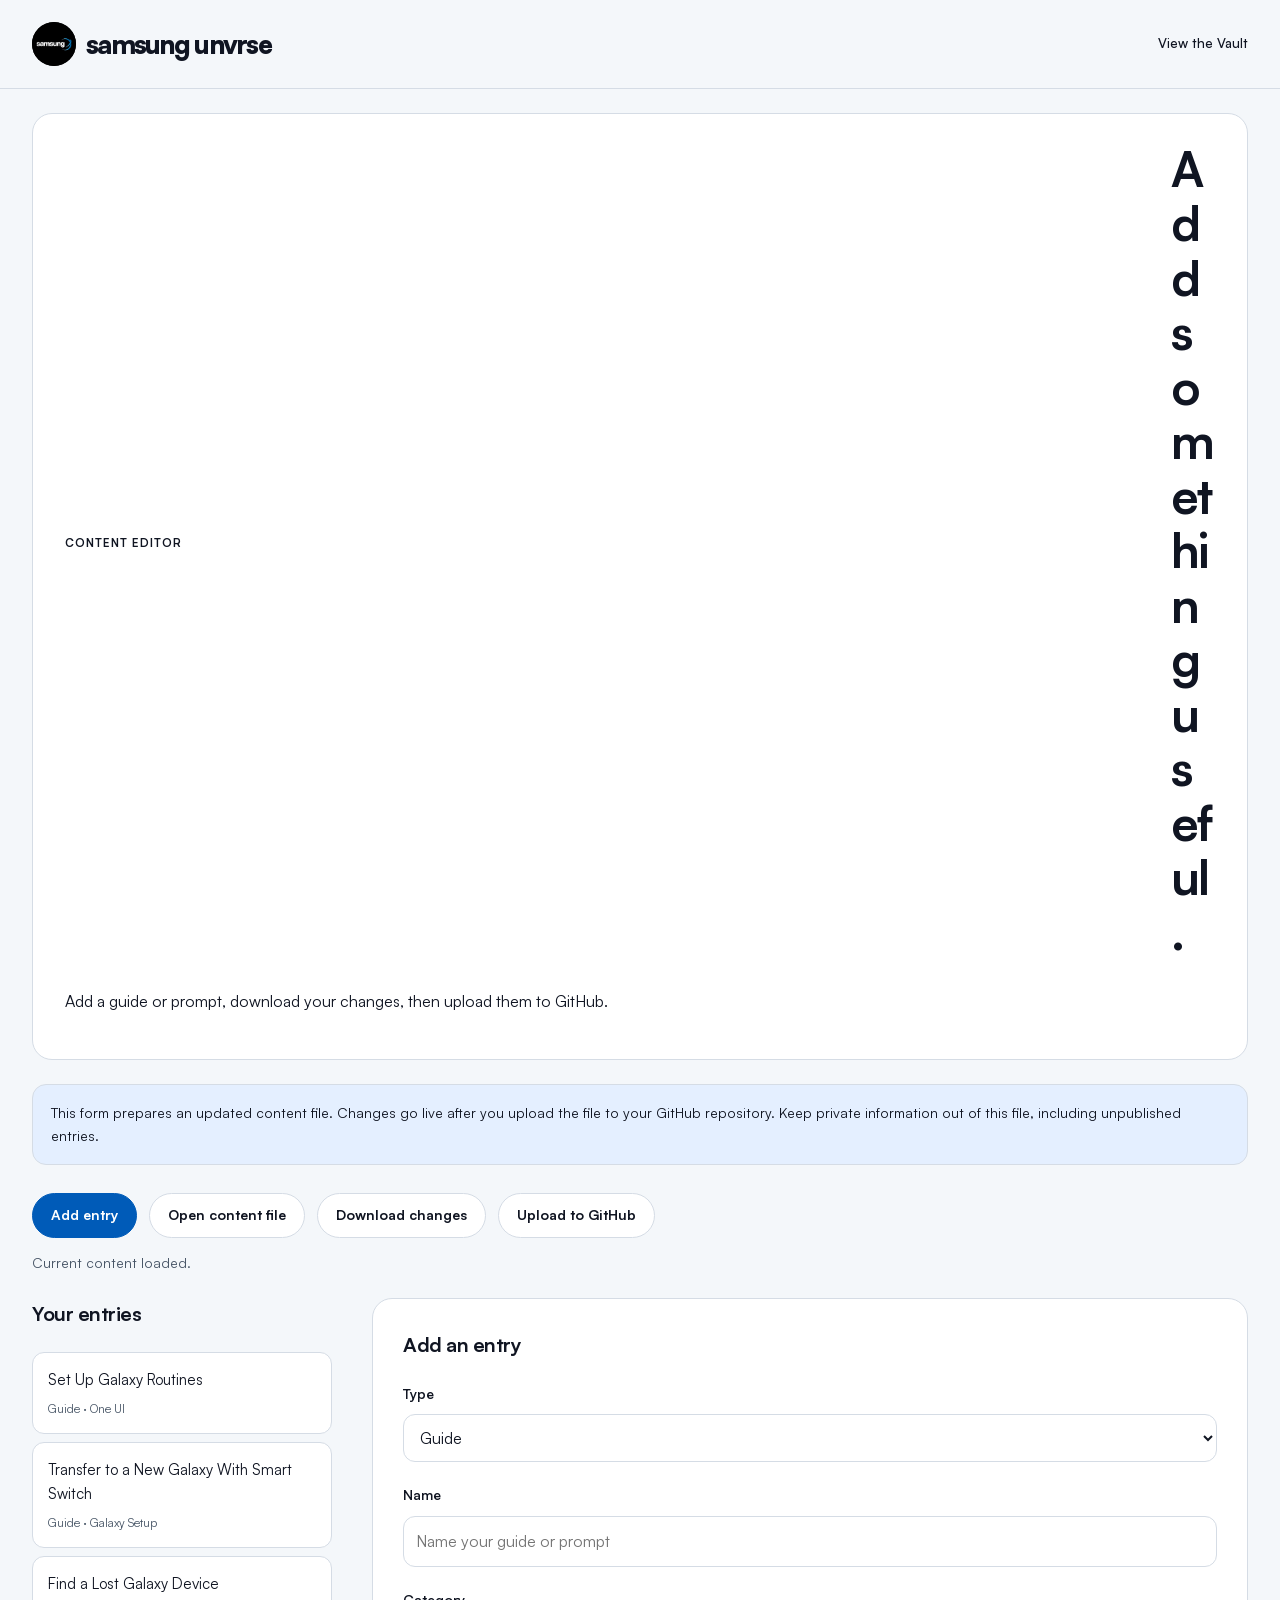
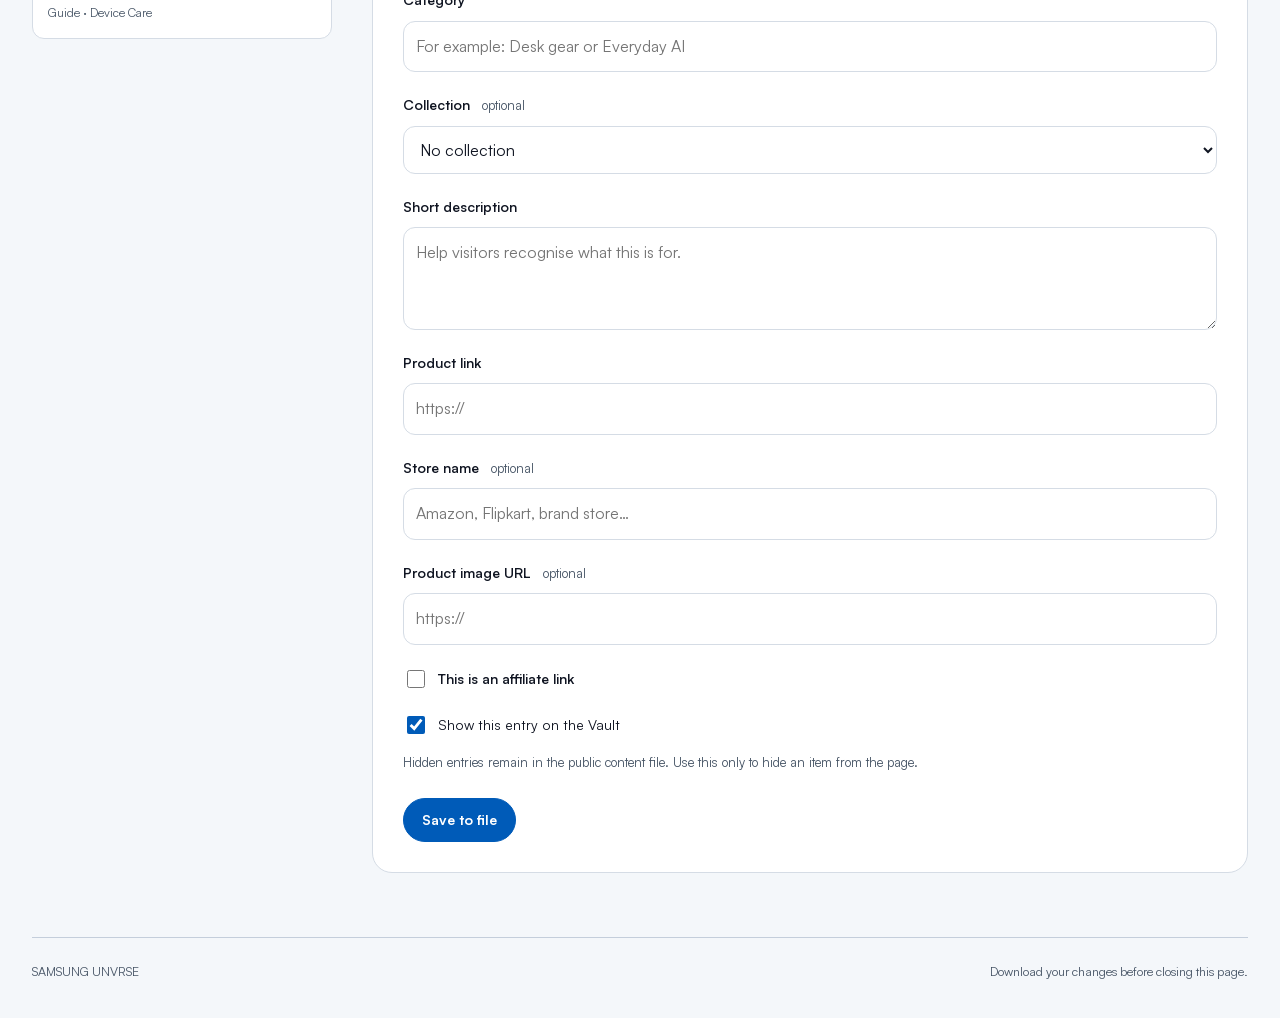
<file: site/samsung/edit.html>
<!doctype html>
<html lang="en" class="samsung-vault">
<head><meta charset="utf-8"><meta name="viewport" content="width=device-width,initial-scale=1"><meta name="robots" content="noindex"><title>Update the Vault · Elementec</title><link rel="preload" href="../fonts/Satoshi-Variable.woff2" as="font" type="font/woff2" crossorigin><link rel="stylesheet" href="../styles.css?v=reel-folders-1"><link rel="stylesheet" href="../editor.css?v=collection-titles-1"><link rel="icon" href="brand.png" type="image/png">
  <link rel="stylesheet" href="theme.css">
  <script type="module" src="../editor.mjs?v=auto-vault-1"></script></head>
<body><header class="masthead"><a class="brand" href="./"><img class="brand-mark" src="brand.png" alt=""><span class="brand-text"><strong>samsung unvrse</strong></span></a><a class="parent-link" href="./">View the Vault</a></header><main><section class="intro editor-intro"><p class="eyebrow">CONTENT EDITOR</p><h1>Add something useful.</h1><p>Add a guide or prompt, download your changes, then upload them to GitHub.</p></section><div class="notice">This form prepares an updated content file. Changes go live after you upload the file to your GitHub repository. Keep private information out of this file, including unpublished entries.</div><div class="editor-toolbar"><button class="button primary" id="new-entry" type="button">Add entry</button><label class="button secondary import-label">Open content file<input class="sr-only" id="import-file" type="file" accept=".json,application/json"></label><button class="button secondary" id="download" type="button" disabled>Download changes</button><a class="button secondary" id="github-edit" href="https://github.com/whytejaswhy/elementec-vault/upload/main/site/samsung" target="_blank" rel="noopener noreferrer">Upload to GitHub</a></div><p id="editor-status" class="feedback" role="status"></p><div class="editor-layout"><aside><h2>Your entries</h2><div id="entries-list" class="entry-list"></div></aside><section class="editor-form"><h2 id="form-heading">Add an entry</h2><form id="entry-form"><label>Type<select id="entry-type"><option value="product">Guide</option><option value="prompt">Prompt</option></select></label><label>Name<input id="entry-title" required maxlength="140" placeholder="Name your guide or prompt"></label><label>Category<input id="entry-category" required maxlength="80" placeholder="For example: Desk gear or Everyday AI" list="categories"><datalist id="categories"></datalist></label><label>Collection <span class="optional">optional</span><select id="entry-collection"><option value="">No collection</option><option value="__new__">Create a new collection…</option></select></label><div id="collection-fields" hidden><label>Collection title<input id="entry-collection-title" maxlength="140" placeholder="Enter the title chosen by you or your team"></label><label>Reel link <span class="optional">optional</span><input id="entry-reel-url" type="url" placeholder="https://www.instagram.com/reel/…"></label><p class="field-note">Renaming this collection updates the heading for every entry in it. Its shared link stays the same.</p></div><label>Short description<textarea id="entry-description" rows="3" required maxlength="600" placeholder="Help visitors recognise what this is for."></textarea></label><div id="product-fields"><label>Product link<input id="entry-url" type="url" placeholder="https://"></label><label>Store name <span class="optional">optional</span><input id="entry-retailer" maxlength="80" placeholder="Amazon, Flipkart, brand store…"></label><label>Product image URL <span class="optional">optional</span><input id="entry-image" type="url" placeholder="https://"></label><label class="check"><input id="entry-affiliate" type="checkbox"> This is an affiliate link</label></div><div id="prompt-fields" hidden><label>Full prompt<textarea id="entry-prompt" rows="10" placeholder="Paste the exact prompt your audience can copy."></textarea></label></div><label class="check"><input id="entry-published" type="checkbox" checked> Show this entry on the Vault</label><p class="field-note">Hidden entries remain in the public content file. Use this only to hide an item from the page.</p><div class="form-actions"><button class="button primary" type="submit">Save to file</button><button class="button secondary" id="remove-entry" type="button" hidden>Remove entry</button></div></form></section></div></main><footer><span>SAMSUNG UNVRSE</span><span>Download your changes before closing this page.</span></footer></body>
</html>
</file>
<file: site/styles.css>
/* Match the live Elementec Journal at /journal, checked 9 October 2026. */
@font-face{font-family:Satoshi;src:url("fonts/Satoshi-Variable.woff2") format("woff2");font-style:normal;font-weight:300 900;font-display:swap}
:root{
  color-scheme:light dark;
  --canvas:#f7f7f5;--surface:#fff;--ink:#161719;--muted:#55565d;
  --line:#d9d9de;--seam:#202124;--soft:#eae9f1;--focus:#195bf4;
  --primary:#d9ed91;--primary-ink:#222a14;--accent:#607620;
  font-family:Satoshi,Arial,sans-serif;font-synthesis:none;
  color:var(--ink);background:var(--canvas);
}
@media(prefers-color-scheme:dark){:root{
  --canvas:#191a1c;--surface:#232427;--ink:#f2f2ed;--muted:#b8b9c0;
  --line:#45464c;--seam:#75777e;--soft:#2c2b38;--focus:#9bbcff;--accent:#d9ed91;
}}
*{box-sizing:border-box}body{margin:0;background:var(--canvas);line-height:1.6}
button,input,select,textarea{font:inherit}a{color:inherit}button{cursor:pointer}button:disabled{cursor:wait;opacity:.65}
:focus-visible{outline:3px solid var(--focus);outline-offset:4px}[hidden]{display:none!important}
::selection{background:var(--primary);color:var(--primary-ink)}
.masthead{max-width:1280px;margin:auto;min-height:73px;padding:14px 20px;display:flex;align-items:center;justify-content:space-between;gap:14px;border-bottom:1px solid var(--line)}
.brand{display:flex;align-items:center;gap:10px;min-height:44px;text-decoration:none}
.brand-mark{width:29px;height:29px;background:url("brand/header-blue-lime.jpg") center/cover;border-radius:50%;flex-shrink:0}
.brand-text{display:flex;align-items:center;gap:16px}.brand-text strong{font-size:1.5rem;font-weight:900;letter-spacing:-.065em;line-height:1.2}
.brand-sub{border-left:1px solid var(--line);padding-left:16px;color:var(--muted);font-size:.8rem}
.parent-link{display:inline-flex;align-items:center;gap:8px;min-height:44px;font-size:.8rem;font-weight:500;text-decoration:none}.parent-link:hover{text-decoration:underline;text-underline-offset:5px}
main{max-width:1280px;margin:auto;padding:0 20px 40px}.context-line{display:flex;justify-content:space-between;gap:14px;padding:12px 0;font-size:.72rem;color:var(--muted)}
.discovery{background:var(--seam);border:1px solid var(--seam);border-radius:20px;overflow:hidden;margin-bottom:16px}
.intro{padding:22px;background:var(--surface);border-radius:18px;display:grid;grid-template-columns:minmax(0,1fr) 44px;align-items:center;gap:14px}.intro-copy{min-width:0}.search-toggle{display:inline-flex;align-items:center;justify-content:center;width:44px;height:44px;padding:0;border:0;border-radius:50%;background:transparent;color:var(--ink)}.search-toggle:hover{background:var(--soft)}.search-toggle svg{stroke:currentColor;fill:none;stroke-width:1.7}.eyebrow{color:var(--ink);font-size:.72rem;font-weight:700;letter-spacing:.09em;line-height:1.6;margin:0 0 14px;text-transform:uppercase}
.intro h1{font-size:2rem;font-weight:700;line-height:1.12;letter-spacing:-.05em;overflow-wrap:anywhere;margin:0}.intro-copy>p:last-child{display:none;color:var(--muted);font-size:.95rem;margin:14px 0 0}
.toolbar{background:var(--surface);border-radius:18px;padding:16px 18px;display:flex;flex-direction:column;gap:14px;margin-top:1px}
.tabs{display:flex;border-bottom:1px solid var(--line)}.tabs button{flex:1;display:flex;justify-content:center;align-items:center;gap:8px;min-height:44px;padding:8px 4px;border:0;border-bottom:2px solid transparent;background:transparent;color:var(--muted);font-size:.875rem;font-weight:500;margin-bottom:-1px}
.tabs button[aria-selected=true]{color:var(--primary-ink);font-weight:700;background:var(--primary);border-bottom-color:var(--primary);border-radius:10px}.tabs button[aria-selected=true] span{color:inherit}.tabs button span{color:var(--muted);font-size:.75rem;font-weight:400}
.search{display:flex;align-items:center;gap:12px;min-height:48px;border-bottom:1px solid var(--line)}.search svg{stroke:var(--ink);fill:none;stroke-width:1.7;flex-shrink:0}.search input{width:100%;min-width:0;border:0;border-radius:0;background:transparent;color:var(--ink);padding:10px 0;font-size:1rem}.search input::placeholder{color:var(--muted);opacity:1}.search input:focus{outline:none}.search:focus-within{outline:2px solid var(--focus);outline-offset:4px}
.results-heading{min-height:60px;display:grid;grid-template-columns:minmax(0,1fr) auto;align-items:center;gap:0 10px;padding:0 0 14px;font-size:.8125rem;color:var(--muted)}.results-heading p{grid-column:2;grid-row:1;margin:0;white-space:nowrap;font-size:.75rem}.category-label{display:flex;align-items:center;gap:6px;min-width:0}.category-label select{min-width:0;max-width:155px;min-height:44px;padding:8px 4px;border:0;border-radius:8px;background:var(--canvas);color:var(--ink);font-size:.8125rem}
.grid{display:grid;grid-template-columns:repeat(2,minmax(0,1fr));gap:1px;padding:1px;background:var(--seam);border-radius:20px;overflow:hidden}
.card{min-width:0;padding:14px 12px;display:flex;flex-direction:column;background:var(--surface);border-radius:18px;scroll-margin-top:24px}
.card-media{position:relative;margin-bottom:14px;font-size:.6875rem}.card-image{display:block;width:100%;height:clamp(100px,30vw,160px);object-fit:contain;background:#fff;border-radius:12px}.card-media.has-image>.category{position:absolute;top:8px;left:8px;max-width:calc(100% - 16px)}
.category{display:inline-block;max-width:100%;padding:3px 8px;border:1px solid var(--line);border-radius:8px;background:var(--surface);text-transform:uppercase;letter-spacing:.075em;font-weight:700;color:var(--ink);overflow-wrap:anywhere}.affiliate-label{color:var(--muted);font-size:.6875rem}
.card h2{font-size:clamp(1rem,4.1vw,1.25rem);font-weight:700;letter-spacing:-.04em;line-height:1.3;overflow-wrap:anywhere;margin:0}
.card-bottom{margin-top:auto;display:grid;grid-template-columns:minmax(0,1fr) 44px;align-items:end;gap:8px}.card-action{display:inline-flex;align-items:center;justify-content:center;width:44px;height:44px;min-width:44px;min-height:44px;padding:0;border:0;border-radius:50%;background:var(--primary);color:var(--primary-ink);font-size:1.5rem;font-weight:700;line-height:1;text-decoration:none}.card-action:hover{filter:brightness(.95)}.card-date{font-size:.6875rem;color:var(--muted)}
.state{grid-column:1/-1;margin:0;padding:36px 22px;background:var(--surface);border-radius:18px;color:var(--muted);text-align:center;line-height:1.75}.state strong{display:block;color:var(--ink);font-size:1.25rem;font-weight:700;letter-spacing:-.04em;margin-bottom:8px}
.affiliate-note{color:var(--muted);font-size:.8125rem;line-height:1.7;margin:20px 0 0}.notice{background:var(--soft);border:1px solid var(--line);border-radius:14px;padding:16px 18px;font-size:.875rem;line-height:1.7}.feedback{color:var(--muted);font-size:.875rem;min-height:1.4em}
body>footer{width:min(1216px,calc(100% - 40px));margin:auto;padding:24px 0 36px;border-top:1px solid var(--seam);color:var(--muted);display:flex;flex-wrap:wrap;justify-content:space-between;gap:16px;font-size:.78rem}
dialog{background:var(--surface);color:var(--ink);border:1px solid var(--seam);border-radius:20px;padding:22px;width:min(650px,calc(100% - 28px));max-height:85dvh}dialog::backdrop{background:#161719aa}.dialog-top{display:flex;align-items:center;justify-content:space-between;gap:12px}.dialog-top .eyebrow{margin:0}.icon-button{width:44px;height:44px;border:1px solid var(--line);border-radius:50%;background:var(--surface);color:var(--ink);font-size:1.75rem}dialog h2{font-size:1.75rem;font-weight:700;letter-spacing:-.04em;line-height:1.25;margin:24px 0 12px}dialog>p{color:var(--muted);line-height:1.7}pre{font:inherit;font-size:1rem;white-space:pre-wrap;overflow-wrap:anywhere;line-height:1.7;padding:18px;background:var(--soft);border:1px solid var(--line);border-radius:12px;max-height:40dvh;overflow:auto}.dialog-actions{display:flex;flex-wrap:wrap;gap:10px}
.button{min-height:44px;display:inline-flex;justify-content:center;align-items:center;padding:10px 18px;border:1px solid var(--line);border-radius:100px;font-size:.875rem;font-weight:700;text-decoration:none}.primary{background:var(--primary);border-color:var(--primary);color:var(--primary-ink)}.secondary{background:var(--surface);color:var(--ink)}.sr-only{position:absolute;width:1px;height:1px;padding:0;margin:-1px;overflow:hidden;clip:rect(0,0,0,0);white-space:nowrap;border:0}.skip{position:absolute;left:16px;top:-80px;z-index:5;background:var(--surface);border-radius:8px;padding:12px 18px}.skip:focus{top:12px}
@media(min-width:601px){.masthead{padding:22px 32px}.brand-text strong{font-size:1.65rem}.parent-link{font-size:.83rem}main{padding:0 32px 64px}.context-line{padding:14px 0;font-size:.75rem}.intro{padding:28px 32px}.intro h1{font-size:clamp(2rem,3.8vw,3.1rem)}.intro-copy>p:last-child{display:block}.toolbar{padding:22px 28px}.tabs,.search{min-width:0}.discovery{margin-bottom:23px}.card{padding:24px}.card-image{height:180px}.card-media{font-size:.72rem;margin-bottom:24px}.card h2{font-size:1.6rem}.card-date{font-size:.75rem}body>footer{width:min(1216px,calc(100% - 64px))}dialog{padding:30px}}
@media(min-width:1050px){.grid{grid-template-columns:repeat(auto-fit,minmax(min(100%,350px),1fr))}}
@media(max-width:600px){.brand-sub,.context-line>span:last-child{display:none}}
@media(max-width:360px){main{padding-inline:14px}.masthead{padding-inline:14px}.intro{padding:20px}.intro h1{font-size:1.875rem}.card{padding:12px 10px}.category-label{font-size:.75rem}.category-label select{max-width:130px}body>footer{width:calc(100% - 28px)}}
@media(prefers-reduced-motion:reduce){*{scroll-behavior:auto!important;transition:none!important}}
/* All entries share one grid; a selected collection keeps its title inside its island. */
.results{display:flex;flex-direction:column;gap:28px}
.results>.state{border:1px solid var(--line)}
.collection-heading{display:flex;flex-wrap:wrap;justify-content:space-between;align-items:center;gap:6px 18px;padding:16px 18px}
.collection-summary{display:flex;flex-direction:column;gap:4px;min-width:0}.collection-count{font-size:.75rem;color:var(--muted)}
.collection-heading h2,.other-heading{font-size:1.25rem;font-weight:700;letter-spacing:-.04em;line-height:1.3;margin:0;overflow-wrap:anywhere}
.collection-links{display:flex;flex-wrap:wrap;gap:18px}.collection-links a{min-height:44px;display:inline-flex;align-items:center;font-size:.8125rem;font-weight:700;text-underline-offset:4px}
.other-heading{margin:0}.collection{min-width:0;background:var(--surface);border:1px solid var(--seam);border-radius:20px;overflow:hidden}.collection>.grid{border-radius:0;padding:0}.accent-text{color:var(--accent)}#library{margin-top:20px}
@media(min-width:601px){.collection-heading{padding:22px 24px}.collection-heading h2,.other-heading{font-size:1.6rem}#library{margin-top:24px}}

/* First-visit quick access reminder uses the same Journal surfaces and accent. */
.quick-access-dialog{width:min(440px,calc(100% - 28px))}.quick-access-dialog .brand-mark{width:40px;height:40px}.quick-access-dialog h2{margin-top:20px}.quick-access-dialog>p{margin-bottom:22px}.quick-access-actions{display:grid;grid-template-columns:1fr;gap:10px}.quick-help{margin-top:18px;padding:16px;background:var(--soft);border:1px solid var(--line);border-radius:14px}.quick-help h3{margin:0 0 8px;font-size:1rem}.quick-help p{margin:0;font-size:.9rem;line-height:1.7;color:var(--muted)}.later-button,.footer-save{border:0;background:transparent;color:var(--muted);font-size:.875rem;min-height:44px;padding:8px 0;cursor:pointer;text-decoration:underline;text-underline-offset:4px}.later-button{display:block;margin:12px auto 0}.footer-save{font-size:.78rem;padding:0}body>footer{align-items:center}

.results>.grid{width:100%}@media(min-width:601px){.results-heading{display:flex;gap:16px}.results-heading p{margin-left:auto}}

/* Reel colors use existing Journal lavender, lime, and blue theme tokens. */
.card[data-reel-color="lavender"]{background:var(--soft)}.card[data-reel-color="lime"]{background:color-mix(in srgb,var(--primary) 30%,var(--surface))}.card[data-reel-color="blue"]{background:color-mix(in srgb,var(--focus) 20%,var(--surface))}

/* Interactive reel folder exploration. */
.folder-card{border:0;text-align:left;color:var(--ink);gap:14px;transition:filter .15s ease}.folder-card:hover{filter:brightness(.97)}.folder-card:focus-visible{outline-offset:-4px}
.folder-previews{display:grid;grid-template-columns:repeat(2,minmax(0,1fr));grid-template-rows:repeat(2,minmax(0,1fr));gap:6px;height:clamp(100px,30vw,160px);padding:6px;background:color-mix(in srgb,var(--surface) 45%,transparent);border:1px solid var(--line);border-radius:12px}
.folder-preview{display:flex;align-items:center;justify-content:center;min-width:0;min-height:0;background:#fff;border-radius:7px;overflow:hidden;font-size:.6rem;padding:3px;color:#161719}.folder-preview img{width:100%;height:100%;object-fit:contain}.folder-more{font-size:1.3rem;font-weight:700;background:var(--surface);color:var(--ink)}
.folder-bottom{display:flex;align-items:end;gap:8px;margin-top:auto}.folder-copy{display:flex;flex-direction:column;gap:5px;min-width:0;flex:1}.folder-title{font-size:clamp(1rem,4.1vw,1.25rem);font-weight:700;letter-spacing:-.04em;line-height:1.3;overflow-wrap:anywhere}.folder-count{font-size:.72rem;color:var(--ink);opacity:.8}.folder-expand{display:flex;align-items:center;justify-content:center;width:36px;height:36px;flex-shrink:0;background:var(--primary);color:var(--primary-ink);border-radius:50%;font-size:1.6rem;line-height:1}
.folder-dialog{width:min(650px,calc(100% - 24px));max-height:90dvh;padding:12px;overflow:auto}.folder-dialog-top{display:flex;align-items:start;justify-content:space-between;gap:16px;padding:8px 6px 18px}.folder-dialog-top h2{margin:0;font-size:1.4rem;line-height:1.3}.folder-dialog-top .icon-button{flex-shrink:0}.folder-dialog .card{padding:12px 10px}.folder-dialog .card h2{font-size:1rem}.folder-dialog .card-image{height:clamp(100px,30vw,160px)}.folder-dialog .grid{grid-template-columns:repeat(2,minmax(0,1fr))}
@media(min-width:601px){.folder-previews{height:180px}.folder-title{font-size:1.6rem}.folder-dialog{padding:18px}.folder-dialog-top h2{font-size:1.75rem}.folder-dialog .card{padding:18px}.folder-dialog .card h2{font-size:1.25rem}}
@media(prefers-reduced-motion:reduce){.folder-card{transition:none}}

.folder-expand svg{width:18px;height:18px;stroke:currentColor;stroke-width:1.8;fill:none}

.results>.grid{background:transparent;overflow:visible}.results>.grid>.card{box-shadow:0 0 0 1px var(--seam)}body.folder-open{overflow:hidden}
</file>
<file: site/apple/theme.css>
:root.apple-vault {
  --canvas: #f4f7fa;
  --surface: #fff;
  --ink: #101419;
  --muted: #475566;
  --line: #d5dce5;
  --seam: #c4cedb;
  --soft: #e6f2fa;
  --focus: #006ba3;
  --primary: #006ba3;
  --primary-ink: #fff;
  --accent: #006ba3;
}
@media (prefers-color-scheme: dark) {
  :root.apple-vault {
    --canvas: #101419;
    --surface: #1b222b;
    --ink: #eff6ff;
    --muted: #b6c5d5;
    --line: #425163;
    --seam: #556477;
    --soft: #1b344a;
    --focus: #7bcfff;
    --accent: #7bcfff;
  }
}
.apple-vault .brand-mark {
  width: 44px;
  height: 44px;
  background: #000;
  object-fit: contain;
}
.apple-vault footer a { text-underline-offset: .2em; }
</file>
<file: site/auto/theme.css>
:root.auto-vault {
  --canvas: #f0edf7;
  --surface: #fff;
  --ink: #111014;
  --muted: #514a5e;
  --line: #d7cee6;
  --seam: #c1b4d4;
  --soft: #ede5ff;
  --focus: #753bee;
  --primary: #753bee;
  --primary-ink: #fff;
  --accent: #6530d8;
}
@media (prefers-color-scheme: dark) {
  :root.auto-vault {
    --canvas: #111014;
    --surface: #201b29;
    --ink: #f0edf7;
    --muted: #c2b8d2;
    --line: #50465e;
    --seam: #635671;
    --soft: #302443;
    --focus: #bfa5ff;
    --accent: #bfa5ff;
  }
}
.auto-vault .brand-mark {
  display: grid;
  place-items: center;
  background: var(--primary);
  color: var(--primary-ink);
  font-size: .7rem;
  font-weight: 800;
}
.auto-vault footer a { text-underline-offset: .2em; }
</file>
<file: site/samsung/theme.css>
:root.samsung-vault {
  --canvas: #f4f7fa;
  --surface: #fff;
  --ink: #101522;
  --muted: #475566;
  --line: #d5dce5;
  --seam: #c4cedb;
  --soft: #e4efff;
  --focus: #005bb8;
  --primary: #005bb8;
  --primary-ink: #fff;
  --accent: #005bb8;
}
@media (prefers-color-scheme: dark) {
  :root.samsung-vault {
    --canvas: #101522;
    --surface: #1a2333;
    --ink: #eff6ff;
    --muted: #b6c5d5;
    --line: #425163;
    --seam: #556477;
    --soft: #192f52;
    --focus: #85bbff;
    --accent: #85bbff;
  }
}
.samsung-vault .brand-mark {
  width: 44px;
  height: 44px;
  background: #000;
  object-fit: contain;
}
.samsung-vault footer a { text-underline-offset: .2em; }
</file>
<file: site/editor.css>
.editor-toolbar{display:flex;gap:12px;flex-wrap:wrap;margin:28px 0 12px}.editor-layout{display:grid;grid-template-columns:300px minmax(0,1fr);gap:40px;margin-top:24px}.editor-layout h2{font-size:1.25rem;letter-spacing:-.025em;margin:0 0 22px}.editor-form{background:var(--surface);border:1px solid var(--line);padding:30px;border-radius:12px}.entry-list{display:flex;flex-direction:column;gap:8px}.entry-list button{border:1px solid var(--line);border-radius:12px;text-align:left;padding:15px;background:var(--surface);font-size:.9375rem;overflow-wrap:anywhere}.entry-list button span{display:block;font-size:.75rem;color:var(--muted);margin-top:7px}.entry-list button[aria-pressed=true]{border-color:var(--ink);box-shadow:inset 3px 0 var(--primary)}.entry-list .empty{font-size:.9375rem;line-height:1.7;color:var(--muted)}form>label,#product-fields>label,#prompt-fields>label,#collection-fields>label{display:block;font-size:.875rem;font-weight:600;margin-bottom:22px}form input:not([type=checkbox]),form select,form textarea{display:block;margin-top:9px;width:100%;padding:12px;border:1px solid var(--line);border-radius:12px;background:var(--surface);font-size:1rem;font-weight:400;color:var(--ink)}form textarea{resize:vertical;line-height:1.6}form .check{display:flex!important;align-items:center;gap:10px;font-weight:400;margin:10px 0 15px}.check input{width:18px;height:18px;accent-color:var(--primary)}.optional{color:var(--muted);font-size:.8125rem;font-weight:400;margin-left:8px}.field-note{font-size:.8125rem;color:var(--muted);line-height:1.6;margin:0 0 25px}.form-actions{display:flex;gap:12px;flex-wrap:wrap}.import-label{cursor:pointer}.import-label:focus-within{outline:2px solid var(--focus);outline-offset:4px}#editor-status{line-height:1.6;color:var(--muted)}@media(max-width:750px){.editor-layout{grid-template-columns:1fr;gap:26px}.editor-form{padding:22px}.editor-toolbar .button{font-size:.8125rem}.entry-list{max-height:250px;overflow:auto}}

.editor-intro{margin:24px 0;border:1px solid var(--line);border-radius:20px}.editor-intro>p:last-child{display:block}.editor-form{border-radius:20px}.editor-layout h2{font-weight:700}.entry-list button{color:var(--ink)}
</file>
